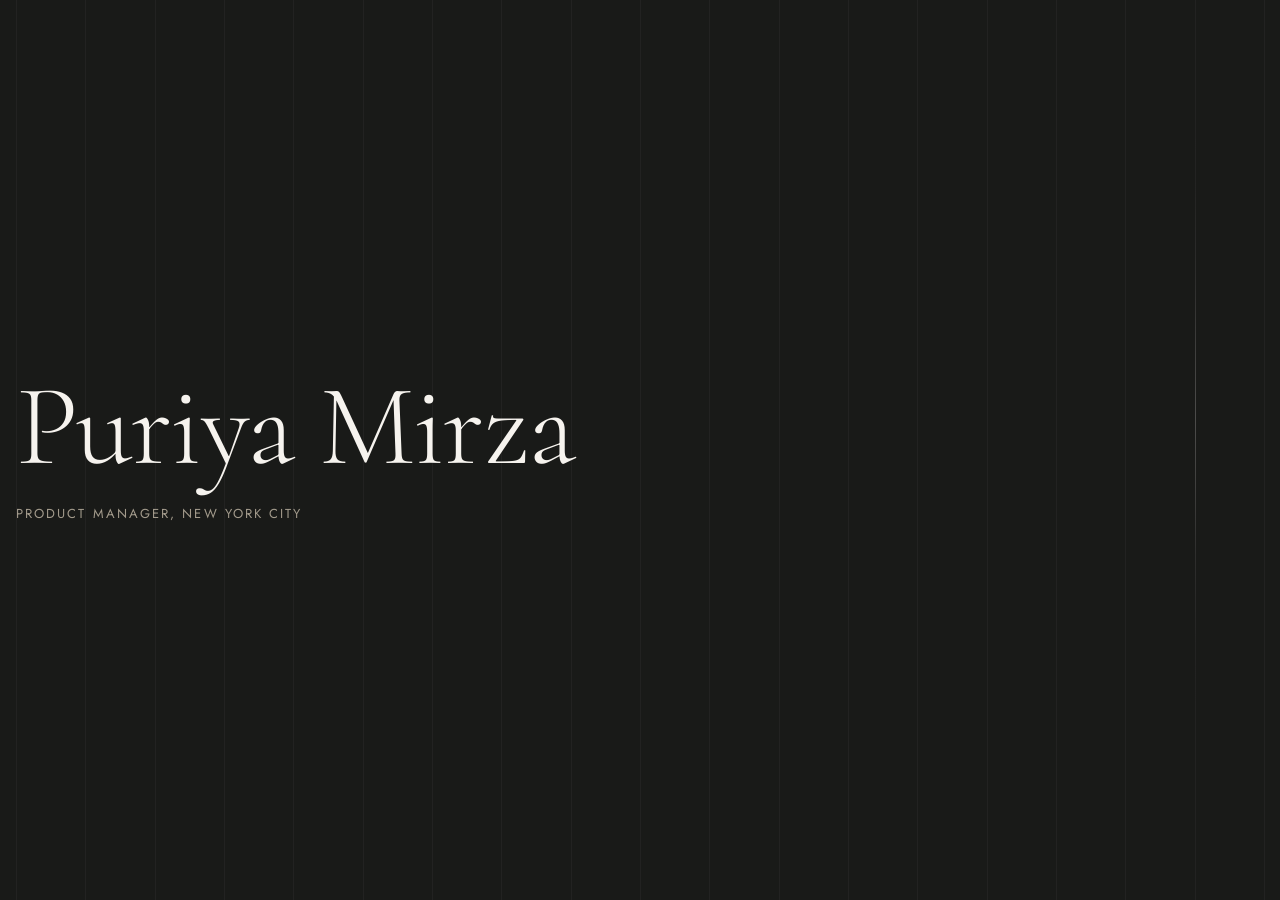
<file: index.html>
<!DOCTYPE html>
<html lang="en">
<head>
<meta charset="UTF-8">
<meta name="viewport" content="width=device-width, initial-scale=1, viewport-fit=cover">
<title>Puriya Mirza</title>
<meta name="description" content="Puriya Mirza, Product Manager, New York City.">
<link rel="preconnect" href="https://fonts.googleapis.com">
<link rel="preconnect" href="https://fonts.gstatic.com" crossorigin>
<link rel="stylesheet" href="https://fonts.googleapis.com/css2?family=Cormorant:wght@300&family=Jost:wght@400&display=swap">
<style>
/* Almanac styling: dark ground, field of hairline columns, one line pulses each second. */
:root {
  --ink: #191a18;
  --paper: #f6f3ee;
  --stone: #a39b8c;
  --line-a: 0.04;   /* resting line opacity */
  --hi: 0.28;       /* pulse peak */
  --lines: 18;
  --display: "Cormorant", "Cormorant Garamond", Georgia, "Times New Roman", serif;
  --body: "Jost", "Futura", "Avenir Next", "Helvetica Neue", Arial, sans-serif;
  color-scheme: dark;
}
@media (max-width: 999px) { :root { --lines: 9; } }
@media (max-width: 599px) { :root { --lines: 6; } }

*, *::before, *::after { box-sizing: border-box; }
html, body { height: 100%; }
body {
  margin: 0;
  background: var(--ink);
  color: var(--paper);
  font-family: var(--body);
  padding-left: max(16px, env(safe-area-inset-left, 0px));
  padding-right: max(16px, env(safe-area-inset-right, 0px));
  overflow-x: hidden;
  -webkit-font-smoothing: antialiased;
}
.frame {
  position: relative; z-index: 1;
  max-width: 1360px; min-height: 100%; margin-inline: auto;
  display: flex; align-items: center;
  padding-block: max(40px, env(safe-area-inset-top, 0px)) max(40px, env(safe-area-inset-bottom, 0px));
}
h1 {
  margin: 0;
  font-family: var(--display); font-weight: 300;
  font-size: clamp(52px, 9vw, 136px);
  line-height: 0.86; letter-spacing: -0.015em;
}
.title {
  margin: 28px 0 0;
  font-size: 13px; letter-spacing: 0.16em; text-transform: uppercase;
  color: var(--stone);
}

/* Background column lines */
.lines { position: fixed; inset: 0; pointer-events: none; z-index: 0; }
.line { position: absolute; top: 0; bottom: 0; width: 1px; background: rgba(246, 243, 238, var(--line-a)); }
.line i {
  position: absolute; left: 0; top: 0; width: 1px; height: 70vh; min-height: 420px;
  opacity: 0; will-change: opacity, transform;
  background: linear-gradient(to bottom,
    rgba(246,243,238,0) 0%,
    rgba(246,243,238,calc(var(--hi) * 0.06)) 14%,
    rgba(246,243,238,calc(var(--hi) * 0.28)) 28%,
    rgba(246,243,238,calc(var(--hi) * 0.72)) 40%,
    rgba(246,243,238,var(--hi)) 50%,
    rgba(246,243,238,calc(var(--hi) * 0.72)) 60%,
    rgba(246,243,238,calc(var(--hi) * 0.28)) 72%,
    rgba(246,243,238,calc(var(--hi) * 0.06)) 86%,
    rgba(246,243,238,0) 100%);
}
</style>
</head>
<body>
<div class="lines" id="lines" aria-hidden="true"></div>
<main class="frame">
  <header>
    <h1>Puriya Mirza</h1>
    <p class="title">Product Manager, New York City</p>
  </header>
</main>

<script>
(() => {
  const root = document.documentElement;
  const layer = document.getElementById('lines');
  const frame = document.querySelector('.frame');
  const reduce = window.matchMedia('(prefers-reduced-motion: reduce)');
  const DUR = 1400, RISE = 0.38;
  let lines = [], raf = 0, bag = [], last = -1;

  const smooth = t => t <= 0 ? 0 : t >= 1 ? 1 : t * t * (3 - 2 * t);   // S-curve

  function build() {
    const n = parseInt(getComputedStyle(root).getPropertyValue('--lines'), 10) || 18;
    const r = frame.getBoundingClientRect();
    layer.innerHTML = ''; lines = []; bag = [];
    for (let c = 0; c <= n; c++) {
      const x = Math.round(r.left + (r.width / n) * c);
      const el = document.createElement('div');
      el.className = 'line'; el.style.left = x + 'px';
      const hi = document.createElement('i');
      el.appendChild(hi); layer.appendChild(el);
      lines.push({ hi, start: -1e9, y: 0 });
    }
  }

  function tick(now) {
    let live = false;
    const h = lines.length ? lines[0].hi.offsetHeight : 0;
    for (const L of lines) {
      const t = (now - L.start) / DUR;
      let v = 0;
      if (t >= 0 && t < 1) { v = t < RISE ? smooth(t / RISE) : 1 - smooth((t - RISE) / (1 - RISE)); live = true; }
      L.hi.style.opacity = v.toFixed(3);
      if (v > 0) L.hi.style.transform = `translateY(${Math.round(L.y - h / 2)}px)`;
    }
    raf = live ? requestAnimationFrame(tick) : 0;
  }

  // One line per second, shuffled so every line gets a turn before any repeats.
  function nextIndex() {
    if (!bag.length) {
      bag = lines.map((_, i) => i);
      for (let i = bag.length - 1; i > 0; i--) { const j = Math.floor(Math.random() * (i + 1)); [bag[i], bag[j]] = [bag[j], bag[i]]; }
      if (bag.length > 1 && bag[bag.length - 1] === last) [bag[0], bag[bag.length - 1]] = [bag[bag.length - 1], bag[0]];
    }
    return bag.pop();
  }
  function beat() {
    if (reduce.matches || document.hidden || !lines.length) return;
    const i = nextIndex(); if (i == null || !lines[i]) return;
    last = i;
    const L = lines[i];
    L.start = performance.now();
    L.y = window.innerHeight * (0.15 + Math.random() * 0.7);
    if (!raf) raf = requestAnimationFrame(tick);
  }

  window.addEventListener('resize', build);
  if (document.fonts && document.fonts.ready) document.fonts.ready.then(build);
  build();
  setInterval(beat, 1000);
})();
</script>
</body>
</html>
</file>
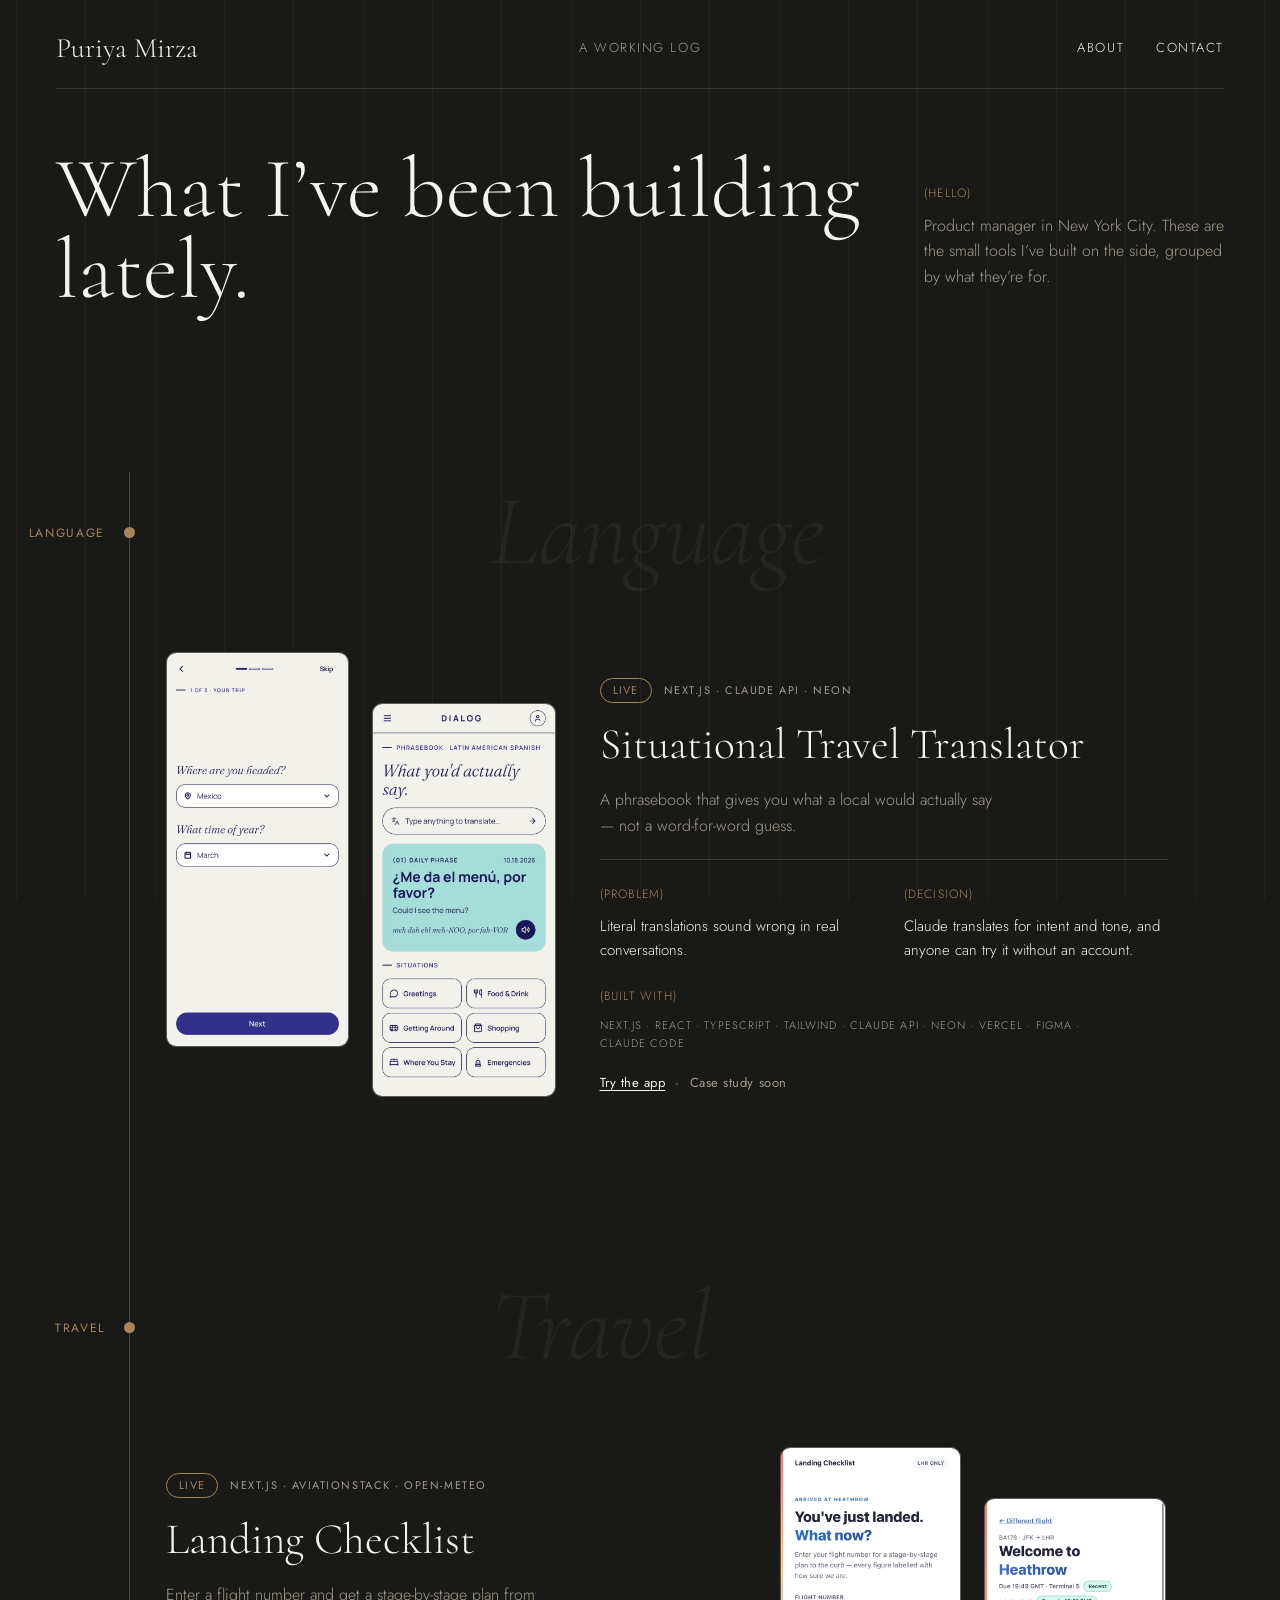
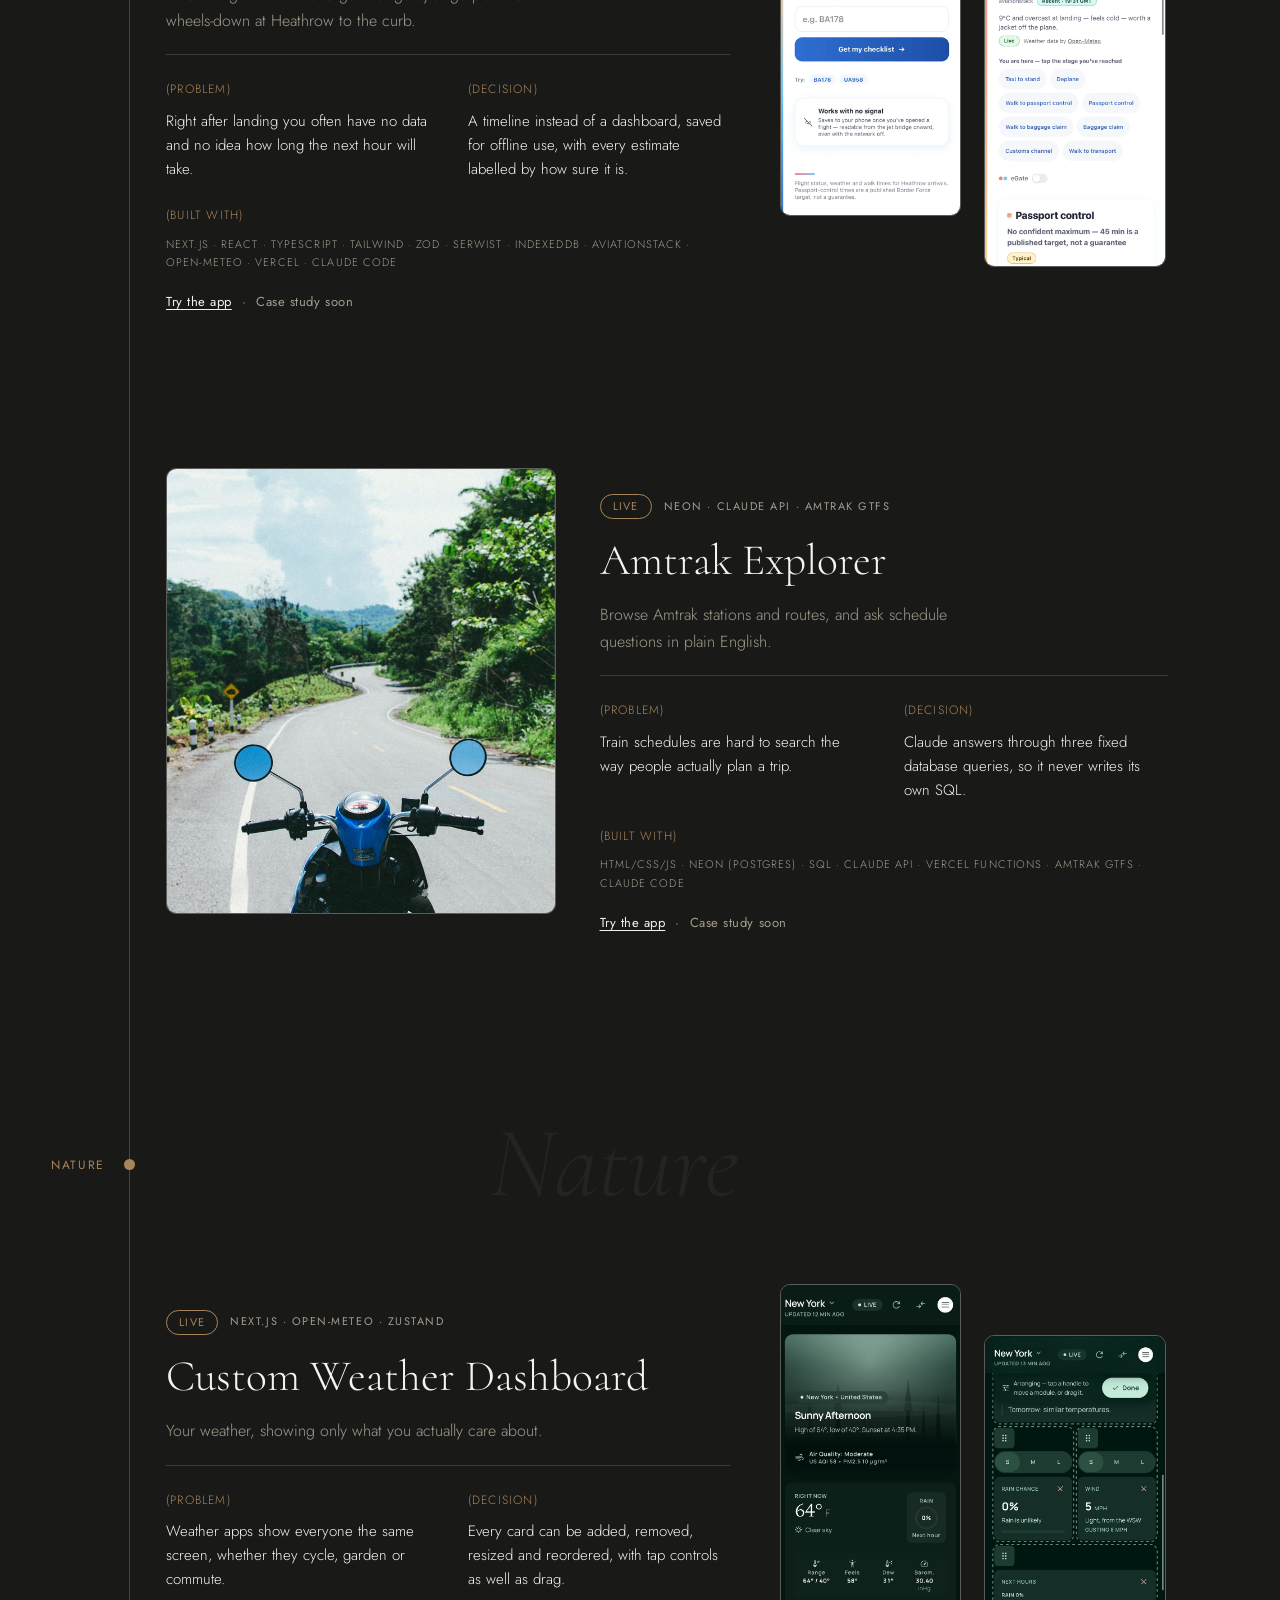
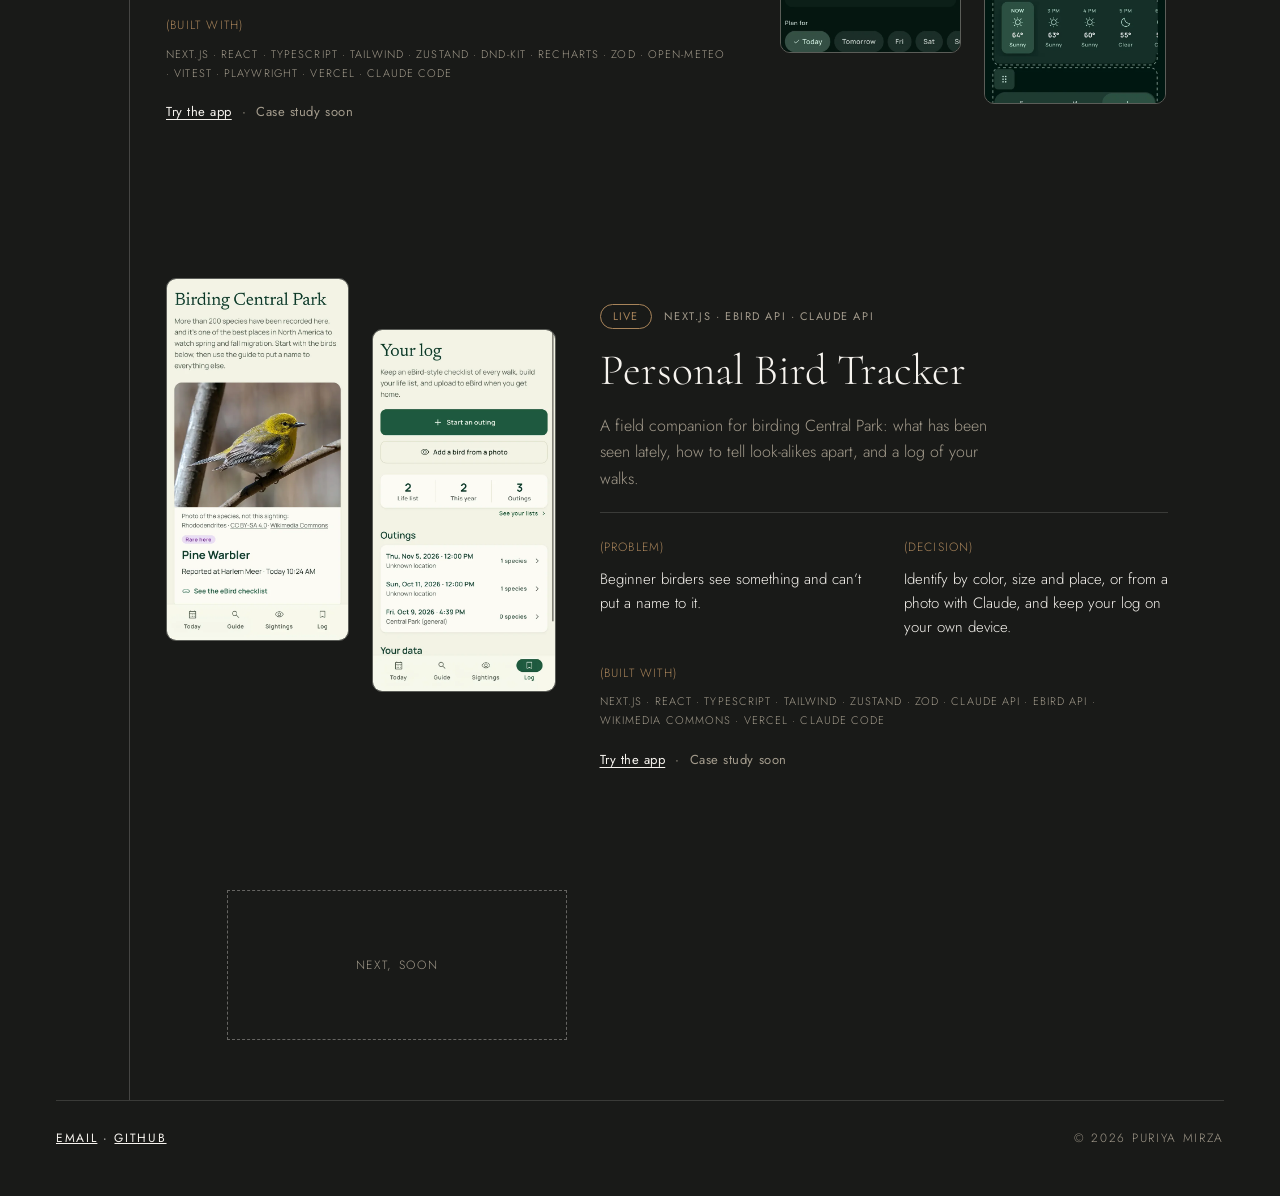
<file: projects/index.html>
<!DOCTYPE html>
<html lang="en">
<head>
<meta charset="UTF-8">
<meta name="robots" content="noindex, nofollow, noarchive">
<meta name="viewport" content="width=device-width, initial-scale=1, viewport-fit=cover">
<title>Puriya Mirza</title>
<meta name="description" content="Puriya Mirza, product manager in New York City. A working log of small tools built on the side.">
<link rel="canonical" href="https://puriyamirza.com/projects">
<link rel="preconnect" href="https://fonts.googleapis.com">
<link rel="preconnect" href="https://fonts.gstatic.com" crossorigin>
<link rel="stylesheet" href="https://fonts.googleapis.com/css2?family=Cormorant:ital,wght@0,300;1,300&family=Jost:wght@300;400&display=swap">
<style>
/* Almanac, topic edition (Figma: "Portfolio Home · G — Almanac + Travel Translator").
   Dark ground, hairline column field with the live site's pulse, projects grouped by topic on a spine. */
:root {
  --ink: #191a18; --paper: #f6f3ee; --stone: #a39b8c; --brass: #a8845a; --frame-line: #5b5d58;
  --line-a: 0.04;   /* resting line opacity (live site) */
  --hi: 0.28;       /* pulse peak (live site) */
  --lines: 18;
  --spine-f: 0.08333;  /* spine on the first column line, as in Figma */
  --display: "Cormorant", "Cormorant Garamond", Georgia, "Times New Roman", serif;
  --body: "Jost", "Futura", "Avenir Next", "Helvetica Neue", Arial, sans-serif;
  color-scheme: dark;
}
@media (max-width: 999px) { :root { --lines: 9; --spine-f: 0; } }
@media (max-width: 599px) { :root { --lines: 6; } }

*, *::before, *::after { box-sizing: border-box; }
html { background: var(--ink); scroll-behavior: smooth; }
@media (prefers-reduced-motion: reduce) { html { scroll-behavior: auto; } }
body {
  margin: 0; background: var(--ink); color: var(--paper);
  font-family: var(--body); font-weight: 300; font-size: 16px; line-height: 1.6;
  padding-inline: max(16px, env(safe-area-inset-left, 0px)) max(16px, env(safe-area-inset-right, 0px));
  overflow-x: hidden; -webkit-font-smoothing: antialiased;
}
.frame { max-width: 1360px; margin-inline: auto; position: relative; z-index: 1; }
a { color: inherit; }
a:focus-visible { outline: 1px solid var(--brass); outline-offset: 4px; }
.cap { font-weight: 400; font-size: 12px; letter-spacing: 0.14em; text-transform: uppercase; }
.hello { color: var(--brass); font-size: 12px; letter-spacing: 0.1em; text-transform: uppercase; }

/* Background column lines (unchanged from the live site) */
.lines { position: fixed; inset: 0; pointer-events: none; z-index: 0; }
.line { position: absolute; top: 0; bottom: 0; width: 1px; background: rgba(246, 243, 238, var(--line-a)); }
.line i {
  position: absolute; left: 0; top: 0; width: 1px; height: 70vh; min-height: 420px;
  opacity: 0; will-change: opacity, transform;
  background: linear-gradient(to bottom,
    rgba(246,243,238,0) 0%, rgba(246,243,238,calc(var(--hi) * 0.06)) 14%,
    rgba(246,243,238,calc(var(--hi) * 0.28)) 28%, rgba(246,243,238,calc(var(--hi) * 0.72)) 40%,
    rgba(246,243,238,var(--hi)) 50%, rgba(246,243,238,calc(var(--hi) * 0.72)) 60%,
    rgba(246,243,238,calc(var(--hi) * 0.28)) 72%, rgba(246,243,238,calc(var(--hi) * 0.06)) 86%,
    rgba(246,243,238,0) 100%);
}

/* Header */
.top { display: grid; grid-template-columns: 1fr auto 1fr; align-items: center; gap: 16px; margin-inline: 40px; padding-block: 34px 26px; border-bottom: 1px solid rgba(246,243,238,0.15); }
.logo { font-family: var(--display); font-weight: 300; font-size: 28px; line-height: 1; text-decoration: none; }
.tag { color: var(--stone); font-weight: 300; font-size: 13px; letter-spacing: 0.12em; }
.nav { justify-self: end; display: flex; gap: 32px; font-weight: 300; font-size: 13px; letter-spacing: 0.12em; }
.nav a { text-decoration: none; }
.nav a:hover { color: var(--brass); }

/* Intro */
.intro { display: flex; justify-content: space-between; gap: 40px; margin-inline: 40px; padding-block: 60px 160px; }
.intro h1 { margin: 0; max-width: 900px; font-family: var(--display); font-weight: 300; font-size: clamp(52px, 6.7vw, 96px); line-height: 0.95; }
.intro .note { flex: 0 0 300px; padding-top: 30px; }
.intro .note p { margin: 8px 0 0; color: var(--stone); }

/* Timeline of topics */
.tl { position: relative; padding-bottom: 60px; --sx: max(113px, calc(100% * var(--spine-f))); }
.tl::before { content: ""; position: absolute; top: 0; bottom: 0; width: 1px; background: rgba(246,243,238,0.2); left: var(--sx); }
.topic { position: relative; padding-top: 0; }
.topic:not(:last-of-type) { padding-bottom: 170px; }   /* gap lives inside the outgoing topic, so its marker stays stuck until the next one arrives */
.ghost { margin: 0 0 0 38%; font-family: var(--display); font-style: italic; font-weight: 300; font-size: 100px; line-height: 1.2; color: var(--paper); opacity: 0.05; user-select: none; }
/* Topic marker: label left of the dot. On desktop it rides up with the page, sticks at mid-screen, and is pushed out by the next topic's marker. */
.marker { position: sticky; top: calc(50vh - 60px); height: 0; z-index: 2; }
.tlabel { position: absolute; top: 52px; right: calc(100% - var(--sx) + 24px); white-space: nowrap; text-align: right; color: var(--brass); }
.dot { position: absolute; top: 55px; left: calc(var(--sx) - 5px); width: 11px; height: 11px; border-radius: 50%; background: var(--brass); }

.entry { display: grid; align-items: start; margin-top: 60px; }
.entry + .entry { margin-top: 155px; }
.shots { display: flex; gap: 23px; align-items: flex-start; }
.shot { margin: 0; flex: 1 1 0; min-width: 0; }
.shot img { display: block; width: 100%; height: auto; border-radius: 10px; border: 1px solid var(--frame-line); }
.shot + .shot { margin-top: 51px; }   /* same size, slight vertical offset */
.shots.single .shot.photo img { aspect-ratio: 425 / 487; object-fit: cover; }

.text { display: grid; gap: 20px; justify-items: start; min-width: 0; }
.meta { display: flex; flex-wrap: wrap; align-items: center; gap: 12px; }
.chip { display: inline-block; padding: 5px 12px; border: 1px solid rgba(246,243,238,0.45); border-radius: 999px; font-size: 11px; letter-spacing: 0.12em; text-transform: uppercase; font-weight: 400; line-height: 1.2; }
.chip.live { border-color: var(--brass); color: var(--brass); }
.meta .stack { color: var(--stone); font-size: 11px; }
.text h3 { margin: 0; font-family: var(--display); font-weight: 300; font-size: clamp(34px, 3.4vw, 48px); line-height: 1; text-wrap: balance; }
.lede { margin: 0; color: var(--stone); font-size: 16px; line-height: 1.65; max-width: 44ch; }
.pd { display: grid; grid-template-columns: 1fr 1fr; gap: 40px; width: 100%; padding-top: 20px; border-top: 1px solid rgba(246,243,238,0.15); }
.pd p, .built p { margin: 8px 0 0; font-size: 15px; }
.built p.cap { color: var(--stone); font-size: 11px; font-weight: 300; letter-spacing: 0.1em; line-height: 1.7; }
.links { display: flex; gap: 10px; align-items: baseline; font-weight: 400; font-size: 13px; letter-spacing: 0.04em; }
.links a { text-underline-offset: 3px; }
.links a:hover { color: var(--brass); }
.links span { color: var(--stone); }

/* Desktop placements, proportional to the 1360px Figma frame */
@media (min-width: 1000px) {
  .entry { grid-template-columns: minmax(150px, 162fr) 425fr 48fr 620fr 105fr; }
  .entry .shots { grid-column: 2; grid-row: 1; }
  .entry .text { grid-column: 4; grid-row: 1; padding-top: 26px; }
  .entry.flip { grid-template-columns: minmax(150px, 152fr) 620fr 55fr 425fr 108fr; }
  .entry.flip .text { grid-column: 2; }
  .entry.flip .shots { grid-column: 4; }
}
/* Narrow: stacked beside the spine */
@media (max-width: 999px) {
  .top, .intro { margin-inline: 0; }
  .intro { flex-direction: column; padding-block: 48px 80px; }
  .intro .note { flex: none; padding-top: 0; max-width: 34ch; }
  .ghost { margin-left: 28px; font-size: clamp(64px, 16vw, 100px); }
  .tl { --sx: 0px; }
  .marker { position: relative; top: auto; height: auto; }
  .tlabel { position: static; display: block; text-align: left; padding-left: 28px; margin-bottom: -8px; }
  .dot { top: 7px; }
  .entry { margin-top: 32px; padding-left: 28px; row-gap: 28px; }
  .entry + .entry { margin-top: 88px; }
  .shots { max-width: 440px; gap: 16px; }
  .shot + .shot { margin-top: 40px; }
}
@media (max-width: 599px) {
  .top { grid-template-columns: 1fr auto; } .tag { display: none; } .nav { gap: 20px; }
  .pd { grid-template-columns: 1fr; gap: 20px; }
}

/* Next slot + footer */
.next { margin: 120px 0 0 calc(100% * var(--spine-f) + 107px); width: 340px; max-width: calc(100% - 28px); height: 150px; display: grid; place-items: center; border: 1px dashed rgba(246,243,238,0.35); color: var(--stone); font-weight: 300; }
@media (max-width: 999px) { .next { margin-left: 28px; } }
.foot { display: flex; flex-wrap: wrap; justify-content: space-between; gap: 12px 24px; margin-inline: 40px; padding-block: 28px 48px; border-top: 1px solid rgba(246,243,238,0.15); }
@media (max-width: 999px) { .foot { margin-inline: 0; } }
.foot .copy { color: var(--stone); font-weight: 300; }
</style>
</head>
<body>

<div class="lines" id="lines" aria-hidden="true"></div>

<div class="frame">
  <header class="top">
    <a class="logo" href="/" id="top">Puriya Mirza</a>
    <span class="cap tag">A working log</span>
    <nav class="nav cap" aria-label="Main"><a href="#about">About</a><a href="#contact">Contact</a></nav>
  </header>

  <section class="intro" id="about">
    <h1>What I’ve been building lately.</h1>
    <div class="note">
      <span class="hello">(Hello)</span>
      <p>Product manager in New York City. These are the small tools I’ve built on the side, grouped by what they’re for.</p>
    </div>
  </section>

  <main class="tl" id="work">
    <section class="topic" aria-labelledby="t-language">
      <div class="marker" aria-hidden="true"><span class="dot"></span><span class="cap tlabel">Language</span></div>
      <h2 class="ghost" id="t-language">Language</h2>
        <article class="entry translator">
          <div class="shots">
            <figure class="shot"><img src="/img/translator-1.webp" width="640" height="1388" loading="lazy" alt="Dialog onboarding: choose where you are headed and what time of year"></figure>
            <figure class="shot"><img src="/img/translator-2.webp" width="640" height="1384" loading="lazy" alt="Dialog home screen: a daily phrase with pronunciation and a grid of travel situations"></figure>
          </div>
          <div class="text">
            <div class="meta"><span class="chip live">Live</span><span class="cap stack">Next.js · Claude&nbsp;API · Neon</span></div>
            <h3>Situational Travel Translator</h3>
            <p class="lede">A phrasebook that gives you what a local would actually say — not a word-for-word guess.</p>
            <div class="pd">
              <div><span class="hello">(Problem)</span><p>Literal translations sound wrong in real conversations.</p></div>
              <div><span class="hello">(Decision)</span><p>Claude translates for intent and tone, and anyone can try it without an account.</p></div>
            </div>
            <div class="built"><span class="hello">(Built with)</span><p class="cap">Next.js · React · TypeScript · Tailwind · Claude&nbsp;API · Neon · Vercel · Figma · Claude&nbsp;Code</p></div>
            <div class="links"><a href="https://travel-translator-phi.vercel.app" target="_blank" rel="noopener">Try the app</a><span>·</span><span class="soon">Case study soon</span></div>
          </div>
        </article>
    </section>
    <section class="topic" aria-labelledby="t-travel">
      <div class="marker" aria-hidden="true"><span class="dot"></span><span class="cap tlabel">Travel</span></div>
      <h2 class="ghost" id="t-travel">Travel</h2>
        <article class="entry landing flip">
          <div class="shots">
            <figure class="shot"><img src="/img/landing-1.webp" width="640" height="1309" loading="lazy" alt="Landing Checklist start screen: enter a flight number to get a plan to the curb"></figure>
            <figure class="shot"><img src="/img/landing-2.webp" width="640" height="1309" loading="lazy" alt="Landing Checklist for flight BA178: arrival weather and the stages from taxi to transport"></figure>
          </div>
          <div class="text">
            <div class="meta"><span class="chip live">Live</span><span class="cap stack">Next.js · Aviationstack · Open-Meteo</span></div>
            <h3>Landing Checklist</h3>
            <p class="lede">Enter a flight number and get a stage-by-stage plan from wheels-down at Heathrow to the curb.</p>
            <div class="pd">
              <div><span class="hello">(Problem)</span><p>Right after landing you often have no data and no idea how long the next hour will take.</p></div>
              <div><span class="hello">(Decision)</span><p>A timeline instead of a dashboard, saved for offline use, with every estimate labelled by how sure it is.</p></div>
            </div>
            <div class="built"><span class="hello">(Built with)</span><p class="cap">Next.js · React · TypeScript · Tailwind · Zod · Serwist · IndexedDB · Aviationstack · Open‑Meteo · Vercel · Claude&nbsp;Code</p></div>
            <div class="links"><a href="https://landing-checklist.vercel.app" target="_blank" rel="noopener">Try the app</a><span>·</span><span class="soon">Case study soon</span></div>
          </div>
        </article>
        <article class="entry amtrak">
          <div class="shots single"><figure class="shot photo"><img src="/img/scooter-road.jpg" loading="lazy" alt="View from a scooter's handlebars down a winding road through green hills"></figure></div>
          <div class="text">
            <div class="meta"><span class="chip live">Live</span><span class="cap stack">Neon · Claude&nbsp;API · Amtrak&nbsp;GTFS</span></div>
            <h3>Amtrak Explorer</h3>
            <p class="lede">Browse Amtrak stations and routes, and ask schedule questions in plain English.</p>
            <div class="pd">
              <div><span class="hello">(Problem)</span><p>Train schedules are hard to search the way people actually plan a trip.</p></div>
              <div><span class="hello">(Decision)</span><p>Claude answers through three fixed database queries, so it never writes its own SQL.</p></div>
            </div>
            <div class="built"><span class="hello">(Built with)</span><p class="cap">HTML/CSS/JS · Neon&nbsp;(Postgres) · SQL · Claude&nbsp;API · Vercel&nbsp;Functions · Amtrak&nbsp;GTFS · Claude&nbsp;Code</p></div>
            <div class="links"><a href="https://amtrak-explorer.vercel.app" target="_blank" rel="noopener">Try the app</a><span>·</span><span class="soon">Case study soon</span></div>
          </div>
        </article>
    </section>
    <section class="topic" aria-labelledby="t-nature">
      <div class="marker" aria-hidden="true"><span class="dot"></span><span class="cap tlabel">Nature</span></div>
      <h2 class="ghost" id="t-nature">Nature</h2>
        <article class="entry weather flip">
          <div class="shots">
            <figure class="shot"><img src="/img/weather-1.webp" width="640" height="1309" loading="lazy" alt="Weather Dashboard: New York forecast card, current temperature and conditions"></figure>
            <figure class="shot"><img src="/img/weather-2.webp" width="640" height="1309" loading="lazy" alt="Weather Dashboard in arrange mode, with resizable rain, wind and hourly modules"></figure>
          </div>
          <div class="text">
            <div class="meta"><span class="chip live">Live</span><span class="cap stack">Next.js · Open-Meteo · Zustand</span></div>
            <h3>Custom Weather Dashboard</h3>
            <p class="lede">Your weather, showing only what you actually care about.</p>
            <div class="pd">
              <div><span class="hello">(Problem)</span><p>Weather apps show everyone the same screen, whether they cycle, garden or commute.</p></div>
              <div><span class="hello">(Decision)</span><p>Every card can be added, removed, resized and reordered, with tap controls as well as drag.</p></div>
            </div>
            <div class="built"><span class="hello">(Built with)</span><p class="cap">Next.js · React · TypeScript · Tailwind · Zustand · dnd‑kit · Recharts · Zod · Open‑Meteo · Vitest · Playwright · Vercel · Claude&nbsp;Code</p></div>
            <div class="links"><a href="https://weather-dashboard-one-neon.vercel.app" target="_blank" rel="noopener">Try the app</a><span>·</span><span class="soon">Case study soon</span></div>
          </div>
        </article>
        <article class="entry bird">
          <div class="shots">
            <figure class="shot"><img src="/img/bird-1.webp" width="640" height="1275" loading="lazy" alt="Bird Tracker: a Pine Warbler sighting reported at Harlem Meer in Central Park"></figure>
            <figure class="shot"><img src="/img/bird-2.webp" width="640" height="1275" loading="lazy" alt="Bird Tracker log: life list totals and recent outings"></figure>
          </div>
          <div class="text">
            <div class="meta"><span class="chip live">Live</span><span class="cap stack">Next.js · eBird&nbsp;API · Claude&nbsp;API</span></div>
            <h3>Personal Bird Tracker</h3>
            <p class="lede">A field companion for birding Central Park: what has been seen lately, how to tell look-alikes apart, and a log of your walks.</p>
            <div class="pd">
              <div><span class="hello">(Problem)</span><p>Beginner birders see something and can’t put a name to it.</p></div>
              <div><span class="hello">(Decision)</span><p>Identify by color, size and place, or from a photo with Claude, and keep your log on your own device.</p></div>
            </div>
            <div class="built"><span class="hello">(Built with)</span><p class="cap">Next.js · React · TypeScript · Tailwind · Zustand · Zod · Claude&nbsp;API · eBird&nbsp;API · Wikimedia&nbsp;Commons · Vercel · Claude&nbsp;Code</p></div>
            <div class="links"><a href="https://nyc-bird-tracker.vercel.app" target="_blank" rel="noopener">Try the app</a><span>·</span><span class="soon">Case study soon</span></div>
          </div>
        </article>
    </section>
    <div class="next cap">Next, soon</div>
  </main>

  <footer class="foot cap" id="contact">
    <span><a href="mailto:contact@puriyamirza.com">Email</a> · <a href="https://github.com/PuriyaMirza" target="_blank" rel="noopener">GitHub</a></span>
    <span class="copy">© 2026 Puriya Mirza</span>
  </footer>
</div>

<script>
(() => {
  const root = document.documentElement;
  const layer = document.getElementById('lines');
  const frame = document.querySelector('.frame');
  const reduce = window.matchMedia('(prefers-reduced-motion: reduce)');
  const DUR = 1400, RISE = 0.38;
  let lines = [], raf = 0, bag = [], last = -1;

  const smooth = t => t <= 0 ? 0 : t >= 1 ? 1 : t * t * (3 - 2 * t);   // S-curve

  function build() {
    const n = parseInt(getComputedStyle(root).getPropertyValue('--lines'), 10) || 18;
    const r = frame.getBoundingClientRect();
    layer.innerHTML = ''; lines = []; bag = [];
    for (let c = 0; c <= n; c++) {
      const x = Math.round(r.left + (r.width / n) * c);
      const el = document.createElement('div');
      el.className = 'line'; el.style.left = x + 'px';
      const hi = document.createElement('i');
      el.appendChild(hi); layer.appendChild(el);
      lines.push({ hi, start: -1e9, y: 0 });
    }
  }

  function tick(now) {
    let live = false;
    const h = lines.length ? lines[0].hi.offsetHeight : 0;
    for (const L of lines) {
      const t = (now - L.start) / DUR;
      let v = 0;
      if (t >= 0 && t < 1) { v = t < RISE ? smooth(t / RISE) : 1 - smooth((t - RISE) / (1 - RISE)); live = true; }
      L.hi.style.opacity = v.toFixed(3);
      if (v > 0) L.hi.style.transform = `translateY(${Math.round(L.y - h / 2)}px)`;
    }
    raf = live ? requestAnimationFrame(tick) : 0;
  }

  // One line per second, shuffled so every line gets a turn before any repeats.
  function nextIndex() {
    if (!bag.length) {
      bag = lines.map((_, i) => i);
      for (let i = bag.length - 1; i > 0; i--) { const j = Math.floor(Math.random() * (i + 1)); [bag[i], bag[j]] = [bag[j], bag[i]]; }
      if (bag.length > 1 && bag[bag.length - 1] === last) [bag[0], bag[bag.length - 1]] = [bag[bag.length - 1], bag[0]];
    }
    return bag.pop();
  }
  function beat() {
    if (reduce.matches || document.hidden || !lines.length) return;
    const i = nextIndex(); if (i == null || !lines[i]) return;
    last = i;
    const L = lines[i];
    L.start = performance.now();
    L.y = window.innerHeight * (0.15 + Math.random() * 0.7);
    if (!raf) raf = requestAnimationFrame(tick);
  }

  window.addEventListener('resize', build);
  if (document.fonts && document.fonts.ready) document.fonts.ready.then(build);
  build();
  setInterval(beat, 1000);
})();
</script>
</body>
</html>
</file>
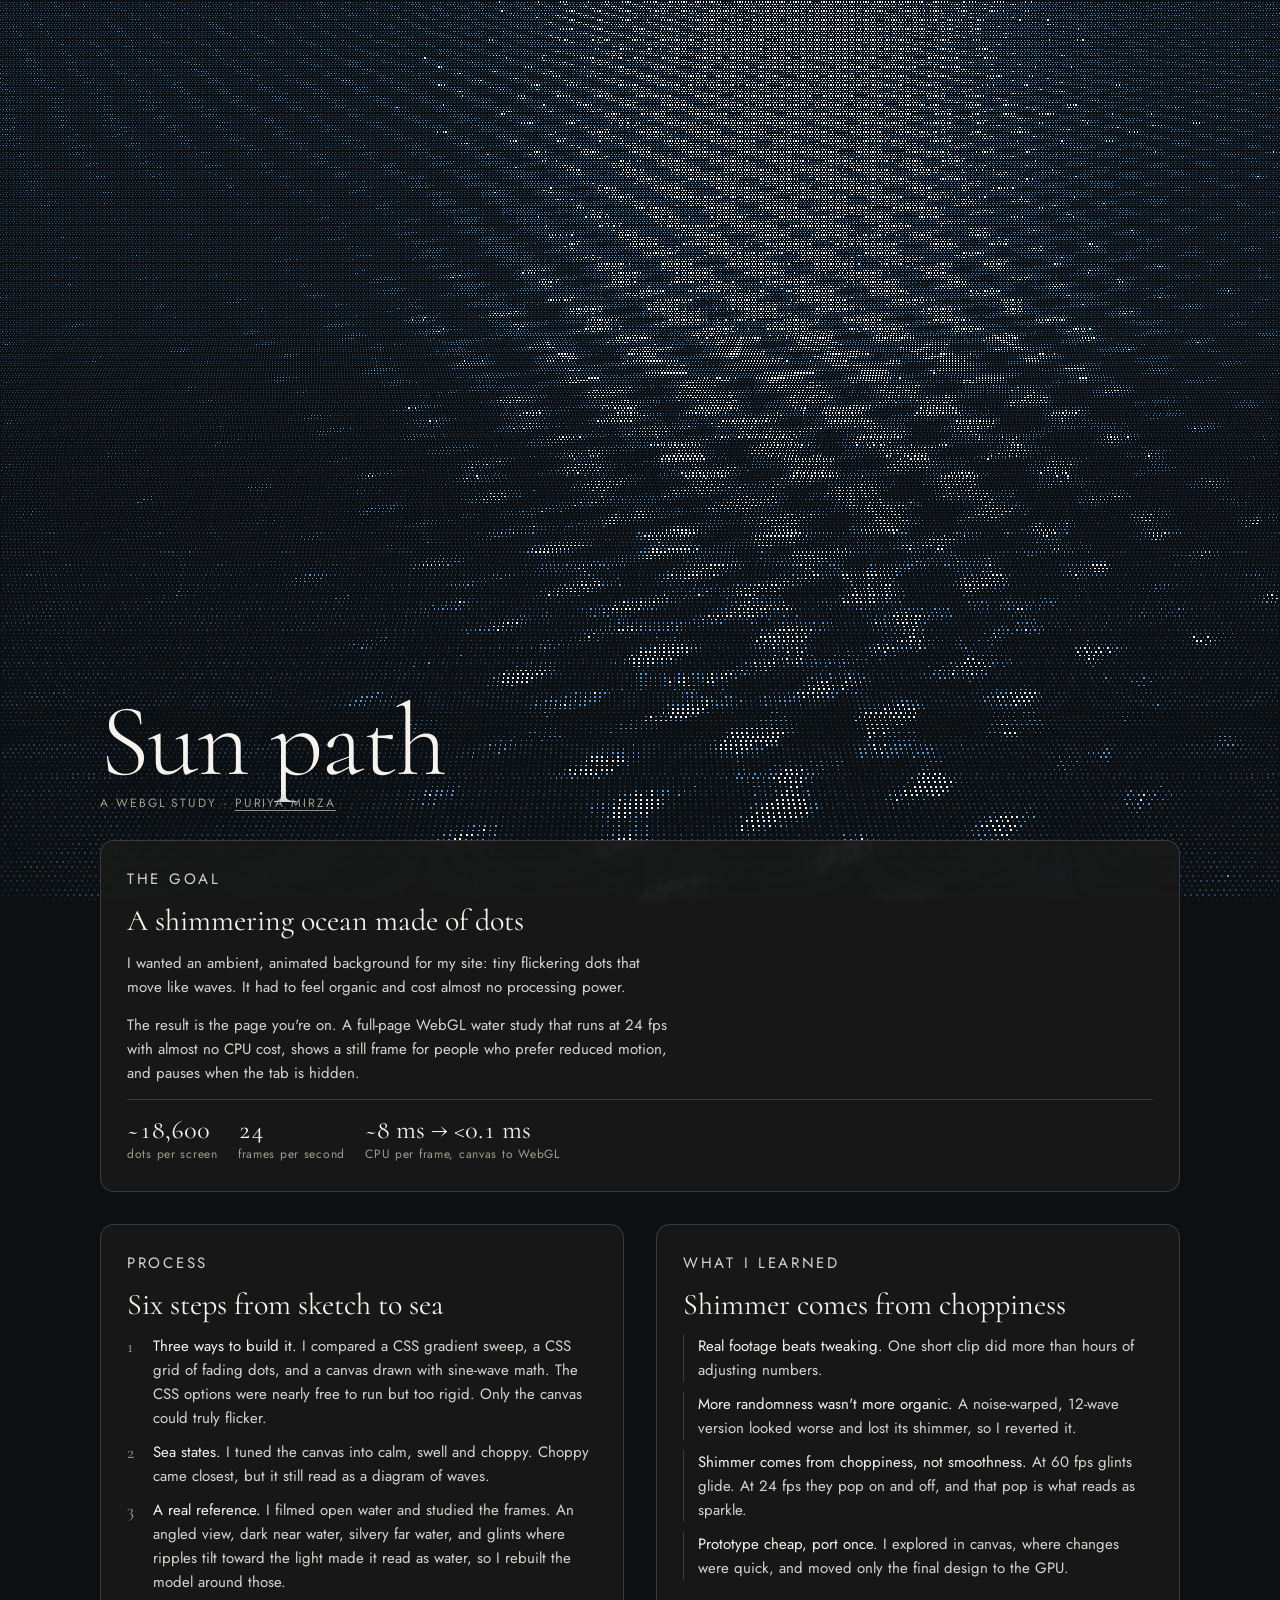
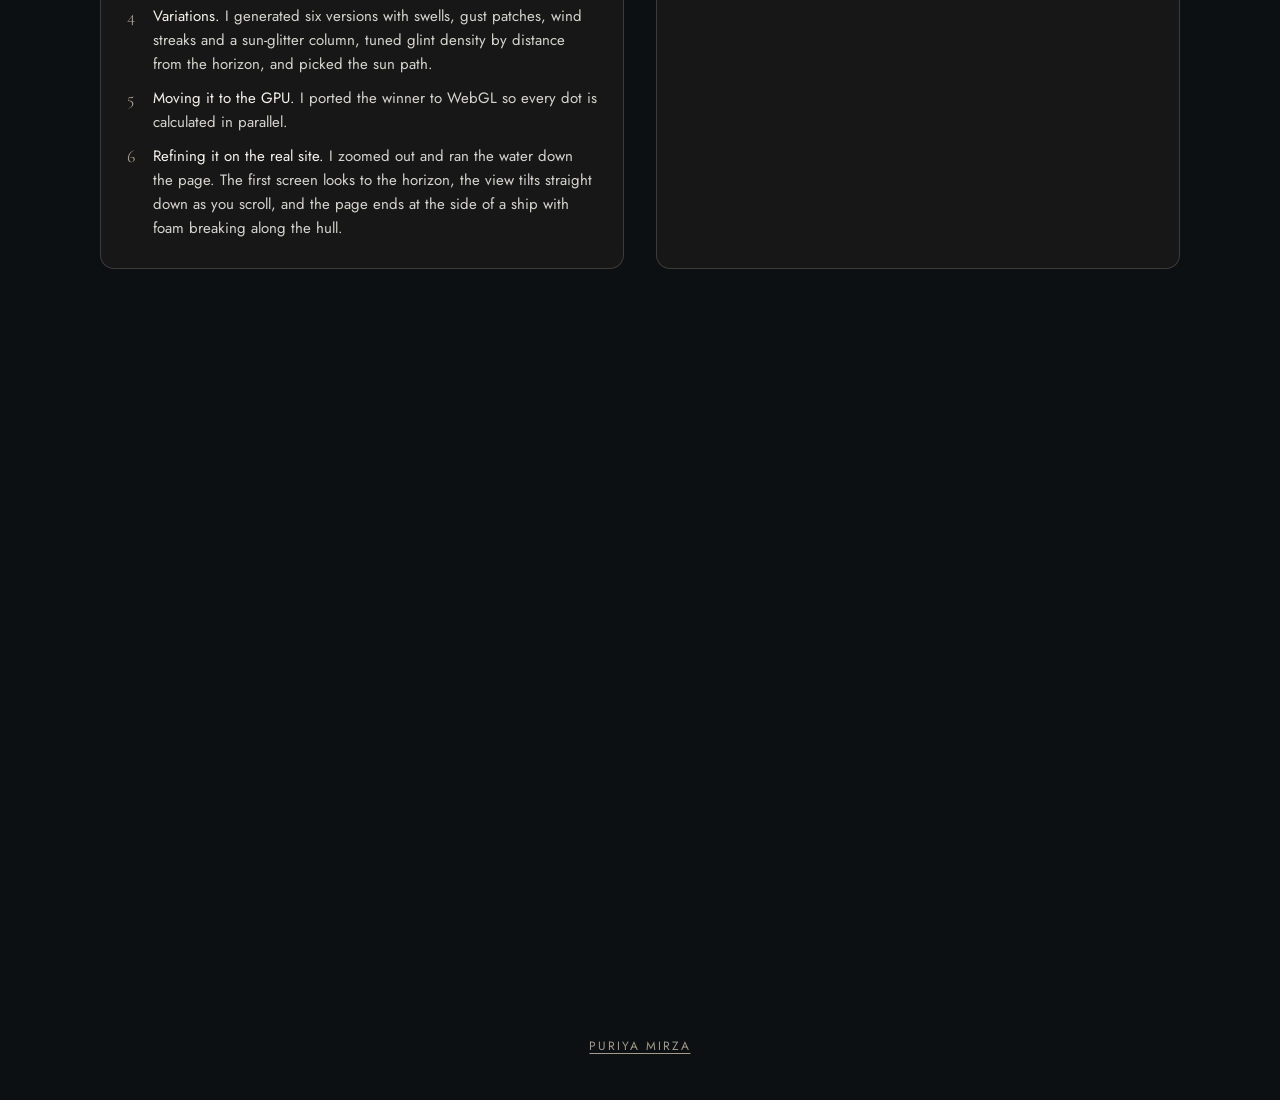
<file: explorations/sun-water/index.html>
<!DOCTYPE html>
<html lang="en">
<head>
<meta charset="UTF-8">
<meta name="viewport" content="width=device-width, initial-scale=1, viewport-fit=cover">
<title>Sun Path · Puriya Mirza</title>
<meta name="description" content="Sun path: wind ripples on open water, drawn in dots with WebGL.">
<link rel="preconnect" href="https://fonts.googleapis.com">
<link rel="preconnect" href="https://fonts.gstatic.com" crossorigin>
<link rel="stylesheet" href="https://fonts.googleapis.com/css2?family=Cormorant:wght@300;400&family=Jost:wght@400&display=swap">
<style>
/* WebGL water study with its case study. Homepage palette and fonts; cards are 80% ink over the water. */
:root {
  --water: #0d1013;
  --ink-80: rgba(25, 26, 24, 0.8);   /* homepage --ink at 80% */
  --paper: #f6f3ee;
  --stone: #a39b8c;
  --rule: rgba(163, 155, 140, 0.28);
  --display: "Cormorant", "Cormorant Garamond", Georgia, "Times New Roman", serif;
  --body: "Jost", "Futura", "Avenir Next", "Helvetica Neue", Arial, sans-serif;
  color-scheme: dark;
}
*, *::before, *::after { box-sizing: border-box; }
html, body { min-height: 100%; }
body {
  margin: 0;
  background: var(--water);
  color: var(--paper);
  font-family: var(--body);
  -webkit-font-smoothing: antialiased;
}
canvas { position: fixed; inset: 0; width: 100%; height: 100%; display: block; }
/* The scrollable length of water. The canvas stays fixed and redraws at the scroll position;
   the page ends at a ship's hull, drawn by the script, with the footer on its deck. */
.ocean { position: relative; min-height: 300vh; }
.page {
  max-width: 1120px;
  margin: 0 auto;
  padding-left: max(20px, env(safe-area-inset-left, 0px));
  padding-right: max(20px, env(safe-area-inset-right, 0px));
  padding-block: 0 calc(max(96px, 12vh) + 70vh);   /* leave open water and the hull below the cards */
}
/* Title block ends where the cards begin: ~150px above the bottom of the first screen, then 10% lower */
.hero {
  min-height: calc(110svh - 150px);
  display: flex;
  flex-direction: column;
  justify-content: flex-end;
  gap: 8px;
  padding-bottom: 28px;
  text-shadow: 0 0 14px var(--water);
}
h1 {
  margin: 0;
  font-family: var(--display);
  font-weight: 300;
  font-size: clamp(48px, 8vw, 104px);
  line-height: 0.88;
  letter-spacing: -0.015em;
}
.byline, .deck {
  margin: 0;
  font-size: 12px;
  letter-spacing: 0.16em;
  text-transform: uppercase;
  color: var(--stone);
}
.byline a, .deck a { color: inherit; text-underline-offset: 3px; }
.byline a:hover, .deck a:hover, a:focus-visible { color: var(--paper); }
a:focus-visible { outline: 1px solid var(--paper); outline-offset: 3px; }
.cards {
  display: grid;
  grid-template-columns: repeat(2, minmax(0, 1fr));
  gap: 32px;
}
.card {
  min-width: 0;
  background: var(--ink-80);
  border: 1px solid var(--rule);
  border-radius: 14px;
  padding: 26px 26px 28px;
  display: grid;
  align-content: start;
  gap: 14px;
  -webkit-backdrop-filter: blur(2px);
  backdrop-filter: blur(2px);
}
.card-wide { grid-column: 1 / -1; }
@media (max-width: 720px) { .cards { grid-template-columns: 1fr; } }
.card strong { font-weight: 400; color: var(--paper); }
.eyebrow { margin: 0; font-size: 11px; letter-spacing: 0.18em; text-transform: uppercase; color: var(--stone); }
.card h2 {
  margin: 0;
  font-family: var(--display);
  font-weight: 400;
  font-size: 30px;
  line-height: 1.05;
  text-wrap: balance;
}
.card p, .card li { font-size: 15px; line-height: 1.6; color: rgba(246, 243, 238, 0.86); }
.card p { margin: 0; max-width: 60ch; }
.card ol, .card ul { margin: 0; padding: 0; list-style: none; display: grid; gap: 10px; }
.card ol { counter-reset: step; }
.card ol li { counter-increment: step; display: grid; grid-template-columns: 26px 1fr; }
.card ol li::before { content: counter(step); font-family: var(--display); font-size: 18px; color: var(--stone); line-height: 1.4; }
.card ul li { padding-left: 14px; border-left: 1px solid var(--rule); }
.figure {
  display: flex; gap: 20px; flex-wrap: wrap;
  padding-top: 14px; border-top: 1px solid var(--rule);
  font-size: 12px; letter-spacing: 0.06em; color: var(--stone);
  font-variant-numeric: tabular-nums;
}
.figure b { display: block; font-family: var(--display); font-weight: 400; font-size: 26px; letter-spacing: 0; color: var(--paper); }
/* Footer sits on the ship's deck, below the hull line */
[hidden] { display: none !important; }
.tuner {
  position: fixed; z-index: 5;
  top: max(12px, env(safe-area-inset-top, 0px));
  right: max(12px, env(safe-area-inset-right, 0px));
  display: grid; gap: 6px;
  padding: 10px 14px; border-radius: 16px;
  background: var(--ink-80); border: 1px solid var(--rule);
  font-size: 11px; letter-spacing: 0.14em; text-transform: uppercase; color: var(--stone);
}
.tune-row { display: grid; grid-template-columns: 8.5em 1fr 2.5em; align-items: center; gap: 10px; }
.tuner input { width: min(40vw, 180px); accent-color: var(--paper); }
.tuner output { min-width: 2.5em; text-align: right; color: var(--paper); font-variant-numeric: tabular-nums; letter-spacing: 0; }
.deck {
  position: absolute;
  left: 0; right: 0; bottom: 0;
  height: max(96px, 12vh);
  display: flex; align-items: center; justify-content: center;
  padding-bottom: env(safe-area-inset-bottom, 0px);
}
</style>
</head>
<body>
<canvas id="water" aria-label="Wind ripples on open water, with a column of sun glitter, drawn in tiny dots"></canvas>
<div class="ocean" id="ocean">
  <main class="page">
    <header class="hero">
      <h1>Sun path</h1>
      <p class="byline" id="note">A WebGL study · <a href="/">Puriya Mirza</a></p>
    </header>
    <section class="cards" aria-label="Case study">
      <article class="card card-wide">
        <p class="eyebrow">The goal</p>
        <h2>A shimmering ocean made of dots</h2>
        <p>I wanted an ambient, animated background for my site: tiny flickering dots that move like waves. It had to feel organic and cost almost no processing power.</p>
        <p>The result is the page you're on. A full-page WebGL water study that runs at 24 fps with almost no CPU cost, shows a still frame for people who prefer reduced motion, and pauses when the tab is hidden.</p>
        <div class="figure">
          <span><b>~18,600</b>dots per screen</span>
          <span><b>24</b>frames per second</span>
          <span><b>~8 ms → &lt;0.1 ms</b>CPU per frame, canvas to WebGL</span>
        </div>
      </article>
      <article class="card">
        <p class="eyebrow">Process</p>
        <h2>Six steps from sketch to sea</h2>
        <ol>
          <li><span><strong>Three ways to build it.</strong> I compared a CSS gradient sweep, a CSS grid of fading dots, and a canvas drawn with sine-wave math. The CSS options were nearly free to run but too rigid. Only the canvas could truly flicker.</span></li>
          <li><span><strong>Sea states.</strong> I tuned the canvas into calm, swell and choppy. Choppy came closest, but it still read as a diagram of waves.</span></li>
          <li><span><strong>A real reference.</strong> I filmed open water and studied the frames. An angled view, dark near water, silvery far water, and glints where ripples tilt toward the light made it read as water, so I rebuilt the model around those.</span></li>
          <li><span><strong>Variations.</strong> I generated six versions with swells, gust patches, wind streaks and a sun-glitter column, tuned glint density by distance from the horizon, and picked the sun path.</span></li>
          <li><span><strong>Moving it to the GPU.</strong> I ported the winner to WebGL so every dot is calculated in parallel.</span></li>
          <li><span><strong>Refining it on the real site.</strong> I zoomed out and ran the water down the page. The first screen looks to the horizon, the view tilts straight down as you scroll, and the page ends at the side of a ship with foam breaking along the hull.</span></li>
        </ol>
      </article>
      <article class="card">
        <p class="eyebrow">What I learned</p>
        <h2>Shimmer comes from choppiness</h2>
        <ul>
          <li><strong>Real footage beats tweaking.</strong> One short clip did more than hours of adjusting numbers.</li>
          <li><strong>More randomness wasn't more organic.</strong> A noise-warped, 12-wave version looked worse and lost its shimmer, so I reverted it.</li>
          <li><strong>Shimmer comes from choppiness, not smoothness.</strong> At 60 fps glints glide. At 24 fps they pop on and off, and that pop is what reads as sparkle.</li>
          <li><strong>Prototype cheap, port once.</strong> I explored in canvas, where changes were quick, and moved only the final design to the GPU.</li>
        </ul>
      </article>
    </section>
  </main>
  <p class="deck"><a href="/">Puriya Mirza</a></p>
</div>
<!-- Tuning panel: hidden by default; add ?tune to the URL to show it again -->
<div class="tuner" id="tuner" hidden>
  <div class="tune-row">
    <label for="brk">Line spacing</label>
    <input type="range" id="brk" min="0" max="100" step="1" value="42">
    <output id="brkOut" for="brk">42</output>
  </div>
  <div class="tune-row">
    <label for="rand">Sparkle</label>
    <input type="range" id="rand" min="0" max="100" step="1" value="10">
    <output id="randOut" for="rand">10</output>
  </div>
</div>

<script>
(() => {
  // ---------- settings ----------
  // Frame cap. Lower = each frame jumps further, so glints pop on and off and read as shimmer.
  // Try others with ?fps=12, ?fps=18, ?fps=30 in the address bar.
  const fpsParam = Number(new URLSearchParams(location.search).get('fps'));
  const FPS = fpsParam >= 6 && fpsParam <= 60 ? fpsParam : 24;
  const COLORS = { water: '#5ab0ff', glint: '#e8f4ff' };
  const NEAR_GAP = 6, MIN_GAP = 2.8, NEAR_DOT = 1.7, MIN_DOT = 1;   // dot spacing/size in CSS px
  const ZOOM = 1.6;   // >1 zooms out: more, smaller ripples on screen
  // The study was tuned on a 260px-tall stage; world scale follows screen height so it looks the same at any size.
  const REF_SPAN = 307, REF_HALF_W = 440;
  const BREEZE = [[0.15, 38, 0.10, 1], [-0.45, 52, 0.11, 0.75], [0.75, 30, 0.08, 0.55],
                  [-1.0, 71, 0.12, 0.4], [0.35, 96, 0.13, 0.3]];
  const P = {
    // [direction rad, wavenumber, speed, amplitude], rotated and scaled for this variant
    waves: BREEZE.map(([d, k, c, a]) => [d - 0.3, k * 1.15, c, a]),
    gust: { k: 0.7, w: 0.25, depth: 0.5 },
    glint: 0.95, contrast: 0.3, light: [0.3, 0.95],
    glitter: { x: 0.62, w: 0.16, boost: 0.8 }   // sun column: x across screen (0–1), width, strength
  };

  // ---------- shaders: one GPU thread per dot ----------
  const VS = `
    precision highp float;
    attribute vec2 a_pos;   // CSS px
    attribute vec4 a_data;  // world X, world Z, distance (0 near, 1 far), glitter weight
    attribute vec2 a_misc;  // dot size, random seed
    attribute float a_hull; // distance to the bow's hull in px, or -1 when far from it
    uniform vec2 u_res;
    uniform float u_flow;   // how far the water has streamed past the bow
    uniform float u_rand;   // shimmer randomness, 0 = original look
    uniform float u_break;  // crest breakup, 0 = straight crests
    uniform float u_bph;    // slow drift of the breakup pattern
    uniform float u_dpr;
    uniform float u_frame;
    uniform float u_scroll; // page scroll, CSS px
    uniform vec4 u_wave[6]; // kx, kz, phase
    uniform vec2 u_amp[6];
    uniform vec3 u_gust;    // k, depth, x-stretch
    uniform vec2 u_gph;
    uniform vec2 u_light;
    uniform vec2 u_tune;    // glint threshold, contrast
    uniform vec3 u_on;
    uniform vec3 u_foam;
    varying vec4 v_col;
    float hash(vec2 p) { return fract(sin(dot(p, vec2(12.9898, 78.233))) * 43758.5453); }
    float vnoise(vec2 p) {
      vec2 i = floor(p), q = fract(p);
      vec2 s = q * q * (3.0 - 2.0 * q);
      return mix(mix(hash(i), hash(i + vec2(1.0, 0.0)), s.x),
                 mix(hash(i + vec2(0.0, 1.0)), hash(i + vec2(1.0, 1.0)), s.x), s.y);
    }
    // Foam where the water runs along the ship's side: a churning white band hugging the hull,
    // plus a broken, rolling second crest further out. Streaks stretch along the hull and
    // stream sideways as the ship moves.
    float bowFoam(float d) {
      if (d < 0.0) return 0.0;
      vec2 p = vec2(a_pos.x * 0.022 + u_flow, a_pos.y * 0.06);
      float n = vnoise(p) * 0.6 + vnoise(p * 2.3 + 4.1) * 0.4;
      float hug = exp(-d / 40.0);
      float roll = 18.0 * sin(a_pos.x * 0.012 + u_flow * 0.55);   // crest line rises and falls as it travels
      float crest = exp(-pow((d - 78.0 - roll) / 22.0, 2.0)) * 0.75;
      float spray = exp(-d / 120.0) * 0.25;
      return clamp(hug * (0.55 + 0.7 * n) + (crest + spray) * smoothstep(0.45, 0.8, n), 0.0, 1.0);
    }
    void main() {
      float x = a_data.x, z = a_data.y, f = a_data.z, glt = a_data.w;
      // Uneven curvature: bend the whole ripple field with slow noise so crests curve by
      // different amounts from place to place.
      vec2 wp = vec2(x, z);
      vec2 bend = vec2(vnoise(wp * 1.1 + 3.7 + u_bph), vnoise(wp * 1.1 - 6.1 - u_bph)) - 0.5;
      const float CURVE = 0.17;   // curvature fixed at the slider's old 17 setting
      vec2 bp = wp + bend * 0.35 * CURVE;
      float gx = 0.0, gz = 0.0;
      for (int j = 0; j < 6; j++) {
        // fine ripples fade out near the horizon, where they'd be smaller than the dot spacing and alias into a grid
        float fd = 1.0 - smoothstep(0.35, 0.85, f) * u_wave[j].w;
        float fj = float(j);
        // Crest breakup: each ripple layer gets its own slow, patchy phase shift, so long straight
        // crests (which perspective turns into radiating stripes) wobble and split into segments.
        float jit = (vnoise(bp * 2.4 + fj * 13.1 + u_bph) - 0.5) * 5.0 * CURVE;
        // Uneven spacing (the slider): a phase field that varies only along this layer's direction
        // of travel, so crests squeeze together or spread apart without bending.
        float along = dot(bp, normalize(u_wave[j].xy));
        float gapv = (vnoise(vec2(along * 0.6 - u_bph * 0.6, fj * 5.3)) - 0.5) * 30.0 * u_break;
        // Open gaps: each layer fades out in drifting patches, leaving wider calm spaces between crests.
        float keep = mix(1.0, smoothstep(0.25, 0.6, vnoise(bp * 1.3 + fj * 9.1 + u_bph * 0.7)), 0.85 * u_break);
        float c = cos(u_wave[j].x * bp.x + u_wave[j].y * bp.y - u_wave[j].z + jit + gapv) * fd * keep;
        gx += u_amp[j].x * c;
        gz += u_amp[j].y * c;
      }
      float k = u_gust.x, sx = u_gust.z;
      float g = sin(x * k * sx + z * k * 0.7 - u_gph.x) *
                sin(x * k * 0.6 * sx - z * k * 1.3 + u_gph.y + 2.0);
      float env = 1.0 - u_gust.y + u_gust.y * 0.5 * (1.0 + g);
      float v = (gx * u_light.x + gz * u_light.y) * env * 2.4;
      float r1 = hash(vec2(a_misc.y, u_frame));
      float r2 = hash(vec2(a_misc.y + 7.13, u_frame));
      // Shimmer randomness: a per-frame flicker on each dot, plus a fixed per-dot bias so some
      // dots catch light more easily than others. At u_rand = 0 this matches the original look.
      float bias = hash(vec2(a_misc.y * 1.37, 3.1)) - 0.5;
      float thr = u_tune.x + 0.15 - 0.7 * f - glt + 0.05
                + (r1 - 0.5) * (0.1 + 0.9 * u_rand)
                + bias * 0.7 * u_rand;
      float foam = bowFoam(a_hull);
      float size = a_misc.x;
      vec3 col = u_on;
      float a;
      if (foam > 0.5 + (r1 - 0.5) * 0.35) { col = u_foam; a = 1.0; size *= 1.35; }
      else if (v > thr) { col = u_foam; a = 1.0; size *= 1.25; }
      else if (v > thr - (0.15 + 0.25 * f) || foam > 0.3) { a = 0.88; }
      else {
        float base = 0.24 + 0.42 * pow(f, 1.2);
        float b = clamp(base + 0.12 * glt + 0.6 * foam + u_tune.y * v * (1.0 - 0.4 * f) + (r2 - 0.5) * (0.08 + 0.3 * u_rand), 0.0, 1.0);
        a = 0.08 + 0.66 * pow(b, 1.15);
      }
      gl_Position = vec4(a_pos.x / u_res.x * 2.0 - 1.0, 1.0 - (a_pos.y - u_scroll) / u_res.y * 2.0, 0.0, 1.0);
      gl_PointSize = size * u_dpr;
      v_col = vec4(col * a, a);
    }`;
  const FS = `
    precision mediump float;
    varying vec4 v_col;
    void main() { gl_FragColor = v_col; }`;

  const TAU = Math.PI * 2;
  const hexRGB = s => { const n = parseInt(s.replace('#', ''), 16); return [(n >> 16 & 255) / 255, (n >> 8 & 255) / 255, (n & 255) / 255]; };
  const cv = document.getElementById('water');
  const reduce = matchMedia('(prefers-reduced-motion: reduce)');
  const sumA = P.waves.reduce((s, v) => s + v[3], 0);
  const wv = P.waves.map(([d, k, c, a], i) => ({
    kx: k * Math.cos(d), kz: k * Math.sin(d), w: k * c,
    lod: Math.min(1, Math.max(0, (k - 40) / 60)),   // how much this ripple fades toward the horizon
    ax: (a / sumA) * Math.cos(d), az: (a / sumA) * Math.sin(d), ph: i * 2.1
  }));
  const waveU = new Float32Array(24);
  let gl, u, attrs, buf, n = 0, W = 0, H = 0, dpr = 1, t = Math.random() * 40, last = 0, ok = false;
  let LW = 0, LH = 0, rowY = [], rowStart = [0], lastScroll = -1;
  const ocean = document.getElementById('ocean');
  // Randomness slider (0–100). Starts from ?r=NN if given, so a value can be shared as a link.
  // Locked settings: line spacing 42, sparkle 10. ?tune shows the sliders; ?b= / ?r= override.
  if (new URLSearchParams(location.search).has('tune')) document.getElementById('tuner').hidden = false;
  const RAND = { value: 0 };
  const randEl = document.getElementById('rand'), randOut = document.getElementById('randOut');
  const rRaw = new URLSearchParams(location.search).get('r'), rParam = Number(rRaw);
  if (rRaw !== null && rParam >= 0 && rParam <= 100) randEl.value = String(rParam);
  const setRand = () => { RAND.value = Number(randEl.value) / 100; randOut.textContent = randEl.value; };
  setRand();
  randEl.addEventListener('input', () => { setRand(); if (ok) draw(); });
  // Line-breakup slider (0–100), ?b=NN presets it.
  const BRK = { value: 0 };
  const brkEl = document.getElementById('brk'), brkOut = document.getElementById('brkOut');
  const bRaw = new URLSearchParams(location.search).get('b'), bParam = Number(bRaw);
  if (bRaw !== null && bParam >= 0 && bParam <= 100) brkEl.value = String(bParam);
  const setBrk = () => { BRK.value = Number(brkEl.value) / 100; brkOut.textContent = brkEl.value; };
  setBrk();
  brkEl.addEventListener('input', () => { setBrk(); if (ok) draw(); });

  function init() {
    try {
      gl = cv.getContext('webgl', { antialias: false, premultipliedAlpha: true });
      if (!gl) return false;
      const sh = (type, src) => {
        const s = gl.createShader(type);
        gl.shaderSource(s, src); gl.compileShader(s);
        if (!gl.getShaderParameter(s, gl.COMPILE_STATUS)) throw new Error(gl.getShaderInfoLog(s));
        return s;
      };
      const pr = gl.createProgram();
      gl.attachShader(pr, sh(gl.VERTEX_SHADER, VS));
      gl.attachShader(pr, sh(gl.FRAGMENT_SHADER, FS));
      gl.linkProgram(pr);
      if (!gl.getProgramParameter(pr, gl.LINK_STATUS)) throw new Error(gl.getProgramInfoLog(pr));
      gl.useProgram(pr);
      u = {};
      ['u_res', 'u_dpr', 'u_frame', 'u_scroll', 'u_flow', 'u_rand', 'u_break', 'u_bph', 'u_wave', 'u_amp', 'u_gust', 'u_gph', 'u_light', 'u_tune', 'u_on', 'u_foam']
        .forEach(name => { u[name] = gl.getUniformLocation(pr, name); });
      attrs = ['a_pos', 'a_data', 'a_misc', 'a_hull'].map(name => gl.getAttribLocation(pr, name));
      buf = gl.createBuffer();
      const amp = new Float32Array(12);
      wv.forEach((v, i) => { amp[i * 2] = v.ax; amp[i * 2 + 1] = v.az; });
      gl.uniform2fv(u.u_amp, amp);
      gl.uniform3f(u.u_gust, P.gust.k, P.gust.depth, P.gust.sx || 1);
      const ll = Math.hypot(P.light[0], P.light[1]);
      gl.uniform2f(u.u_light, P.light[0] / ll, P.light[1] / ll);
      gl.uniform2f(u.u_tune, P.glint, P.contrast);
      gl.uniform3fv(u.u_on, hexRGB(COLORS.water));
      gl.uniform3fv(u.u_foam, hexRGB(COLORS.glint));
      gl.enable(gl.BLEND);
      gl.blendFunc(gl.ONE, gl.ONE_MINUS_SRC_ALPHA);
      return true;
    } catch (err) {
      console.error(err);
      return false;
    }
  }

  function sizeCanvas() {
    dpr = Math.min(window.devicePixelRatio || 1, 2);
    W = cv.clientWidth; H = cv.clientHeight;
    cv.width = Math.round(W * dpr); cv.height = Math.round(H * dpr);
    gl.viewport(0, 0, cv.width, cv.height);
  }

  // Lay out the whole ocean in page coordinates and upload it once.
  // First screen: perspective from a horizon just above the top. Below that the view
  // tilts straight down, so spacing stays even and the water keeps going as you scroll.
  function layout() {
    if (!ok) return;
    sizeCanvas();
    LW = W; LH = H;
    const oceanH = Math.max(ocean.offsetHeight, H);
    const hz = -0.18 * H, span = H - hz;
    // px per world unit: follows screen height, capped on narrow (portrait) screens so ripples don't turn into bands
    const xUnit = Math.min(REF_HALF_W * span / REF_SPAN, 1.6 * W);
    const glt = P.glitter;
    // The bottom of the page is the side of a ship seen from above: a straight hull line
    // running edge to edge. No water is drawn below it.
    const bowH = Math.max(96, 0.12 * H);
    const hullAt = () => [oceanH - bowH, 1];   // hull height, and the vertical-to-true-distance factor (1 for a flat hull)
    const out = [];
    rowY = []; rowStart = [];
    let y = 2, row = 0, i = 0;
    while (y < oceanH) {
      const persp = y <= H;
      const s = persp ? (y - hz) / span : 1;
      const z = persp ? 1 / s : 1 - (y - H) / span;   // depth keeps shrinking smoothly past the seam
      const xs = persp ? z : 1;                          // horizontal world scale
      const f = 1 - s;
      const gap = Math.max(MIN_GAP, NEAR_GAP * s);
      const dot = Math.max(MIN_DOT, NEAR_DOT * s);
      const wdt = glt.w * 2 * Math.min(xUnit, W) * (0.5 + 0.9 * s);
      const fade = persp ? 1 : 0.6 + 0.4 * Math.exp(-(y - H) / H);   // sun column eases off lower down
      const cols = Math.floor(W / gap);
      const off = (W - (cols - 1) * gap) / 2 + (row % 2 ? gap / 2 : 0) - gap / 4;
      rowY.push(y); rowStart.push(i);
      const nearBow = y > oceanH - bowH - 300;
      for (let c = 0; c < cols; c++) {
        const px = off + c * gap;
        let hd = -1;
        if (nearBow) {
          const [yb, k] = hullAt(px);
          if (y > yb) continue;                 // inside the ship
          const dist = (yb - y) / k;
          if (dist < 300) hd = dist;
        }
        const d = (px - glt.x * W) / wdt;
        out.push(px, y, (px - W / 2) / xUnit * xs * ZOOM, z * ZOOM, f,
                 glt.boost * fade * Math.exp(-d * d), dot, (i % 4093) + 0.5, hd);
        i++;
      }
      y += gap * 0.8; row++;
    }
    rowStart.push(i);
    n = i;
    gl.bindBuffer(gl.ARRAY_BUFFER, buf);
    gl.bufferData(gl.ARRAY_BUFFER, new Float32Array(out), gl.STATIC_DRAW);
    const [aPos, aData, aMisc, aHull] = attrs, STRIDE = 36;
    gl.enableVertexAttribArray(aPos);  gl.vertexAttribPointer(aPos, 2, gl.FLOAT, false, STRIDE, 0);
    gl.enableVertexAttribArray(aData); gl.vertexAttribPointer(aData, 4, gl.FLOAT, false, STRIDE, 8);
    gl.enableVertexAttribArray(aMisc); gl.vertexAttribPointer(aMisc, 2, gl.FLOAT, false, STRIDE, 24);
    gl.enableVertexAttribArray(aHull); gl.vertexAttribPointer(aHull, 1, gl.FLOAT, false, STRIDE, 32);
  }

  function draw() {
    if (!ok) return;
    // wrap phases on the CPU so precision never drifts on long visits
    wv.forEach((v, j) => {
      waveU[j * 4] = v.kx; waveU[j * 4 + 1] = v.kz; waveU[j * 4 + 2] = (v.w * t - v.ph) % TAU;
      waveU[j * 4 + 3] = v.lod;
    });
    gl.uniform4fv(u.u_wave, waveU);
    gl.uniform2f(u.u_gph, (t * P.gust.w) % TAU, (t * P.gust.w * 0.8) % TAU);
    gl.uniform2f(u.u_res, W, H);
    gl.uniform1f(u.u_dpr, dpr);
    gl.uniform1f(u.u_frame, Math.floor(t * 24) % 251);   // flicker stays at 24 Hz at any frame rate
    gl.uniform1f(u.u_flow, (t * 2.2) % 4096);            // foam streams past at ~55 px/s
    gl.uniform1f(u.u_rand, RAND.value);
    gl.uniform1f(u.u_break, BRK.value);
    gl.uniform1f(u.u_bph, (t * 0.04) % 500);
    lastScroll = window.scrollY;
    gl.uniform1f(u.u_scroll, lastScroll);
    gl.clearColor(0, 0, 0, 0);
    gl.clear(gl.COLOR_BUFFER_BIT);
    // only the rows on screen (plus a small margin) go to the GPU
    const lo = lowerBound(rowY, lastScroll - 12), hi = lowerBound(rowY, lastScroll + H + 12);
    gl.drawArrays(gl.POINTS, rowStart[lo], rowStart[hi] - rowStart[lo]);
  }
  function lowerBound(a, v) {
    let l = 0, r = a.length;
    while (l < r) { const m = (l + r) >> 1; if (a[m] < v) l = m + 1; else r = m; }
    return l;
  }

  // Time advances at the frame cap (that keeps the shimmer); scrolling redraws on every
  // display frame so the water stays glued to the page. rAF stops in background tabs.
  function loop(now) {
    requestAnimationFrame(loop);
    let dirty = false;
    if (!reduce.matches && now - last >= 1000 / FPS - 2) {
      t += last ? Math.min((now - last) / 1000, 0.1) : 0;
      last = now;
      dirty = true;
    }
    if (window.scrollY !== lastScroll) dirty = true;
    if (dirty) draw();
  }

  ok = init();
  if (!ok) {
    document.getElementById('note').innerHTML = 'This study needs WebGL, which this browser has turned off · <a href="/">Puriya Mirza</a>';
    return;
  }
  layout(); draw();
  // Rebuild the layout on real size changes; a phone's address bar sliding in and out only resizes the canvas.
  new ResizeObserver(() => {
    if (cv.clientWidth !== LW || Math.abs(cv.clientHeight - LH) / LH > 0.2) layout(); else sizeCanvas();
    draw();
  }).observe(cv);
  // The water's length follows the content (fonts loading, text wrapping), so re-lay it when that changes.
  let lastOceanH = ocean.offsetHeight;
  new ResizeObserver(() => {
    if (Math.abs(ocean.offsetHeight - lastOceanH) < 4) return;
    lastOceanH = ocean.offsetHeight; layout(); draw();
  }).observe(ocean);
  reduce.addEventListener('change', () => { last = 0; draw(); });
  cv.addEventListener('webglcontextlost', e => { e.preventDefault(); ok = false; });
  cv.addEventListener('webglcontextrestored', () => { ok = init(); layout(); draw(); });
  requestAnimationFrame(loop);
})();
</script>
</body>
</html>
</file>
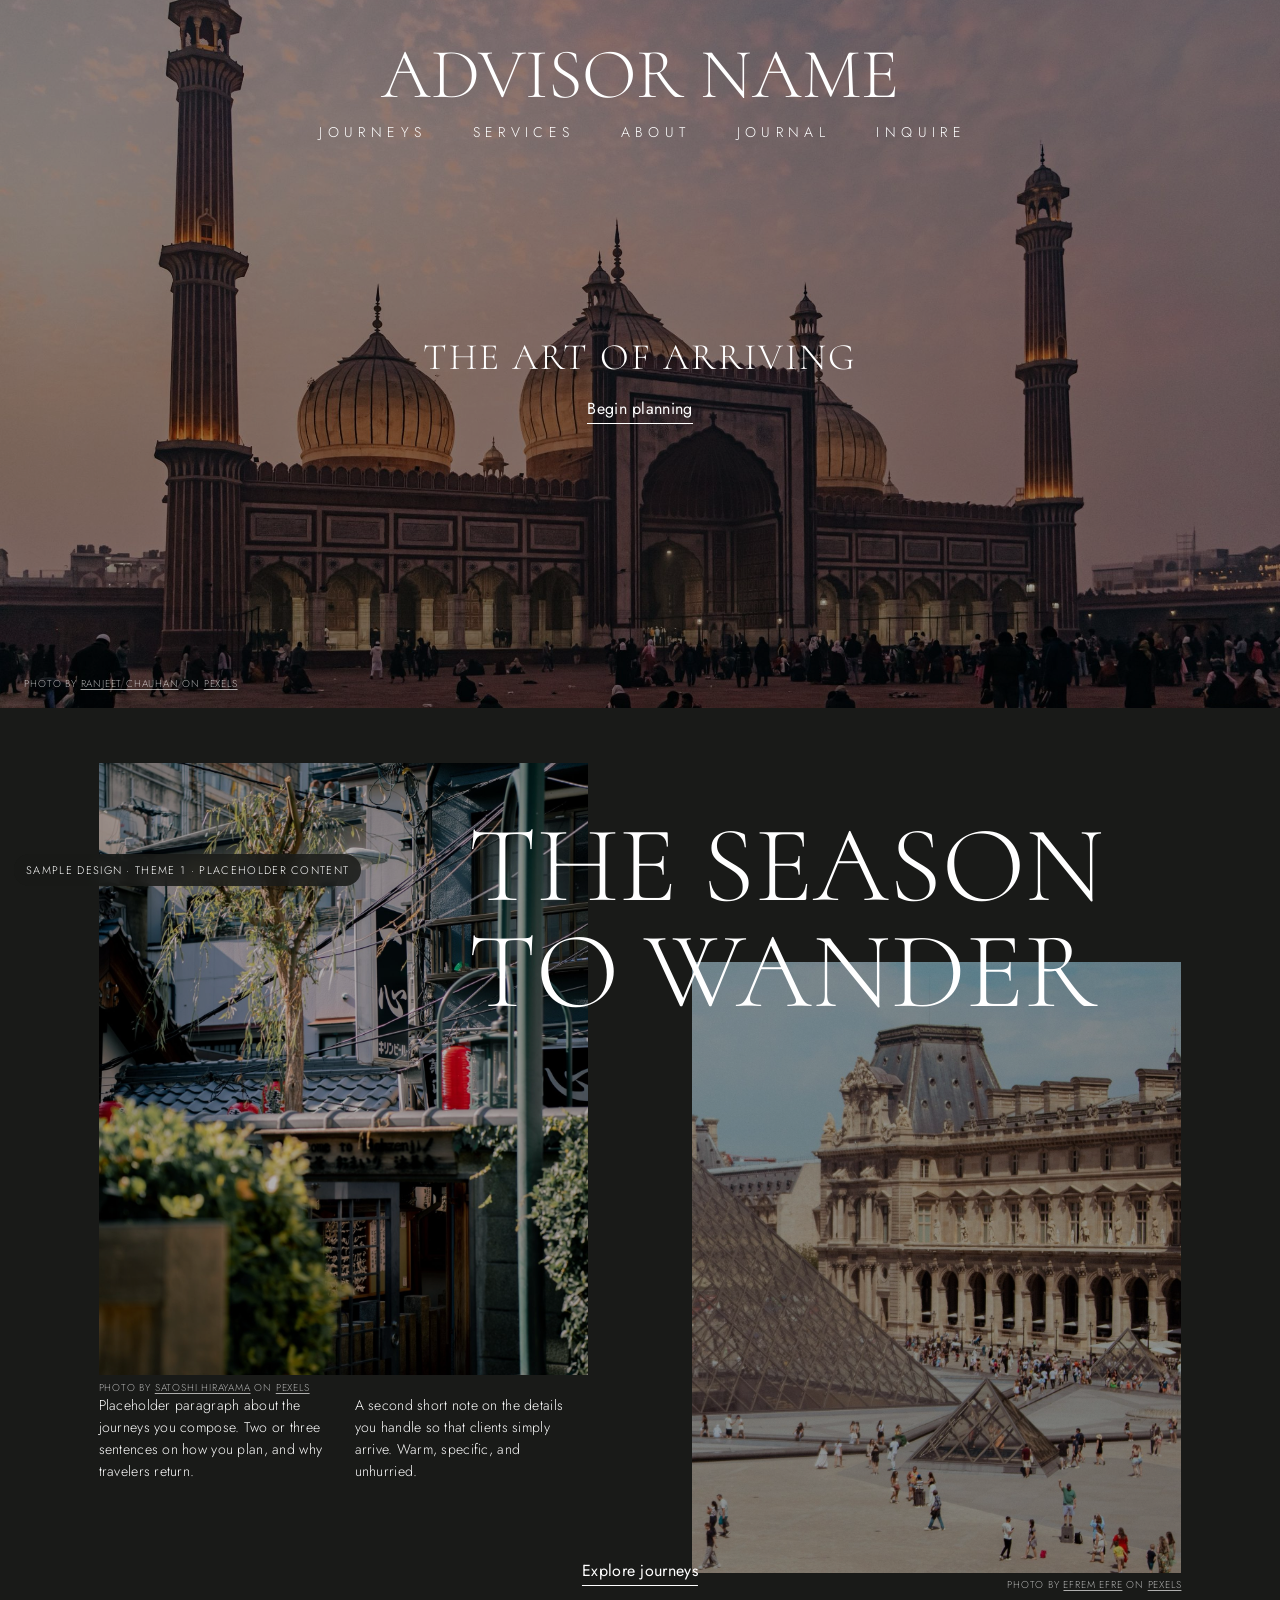
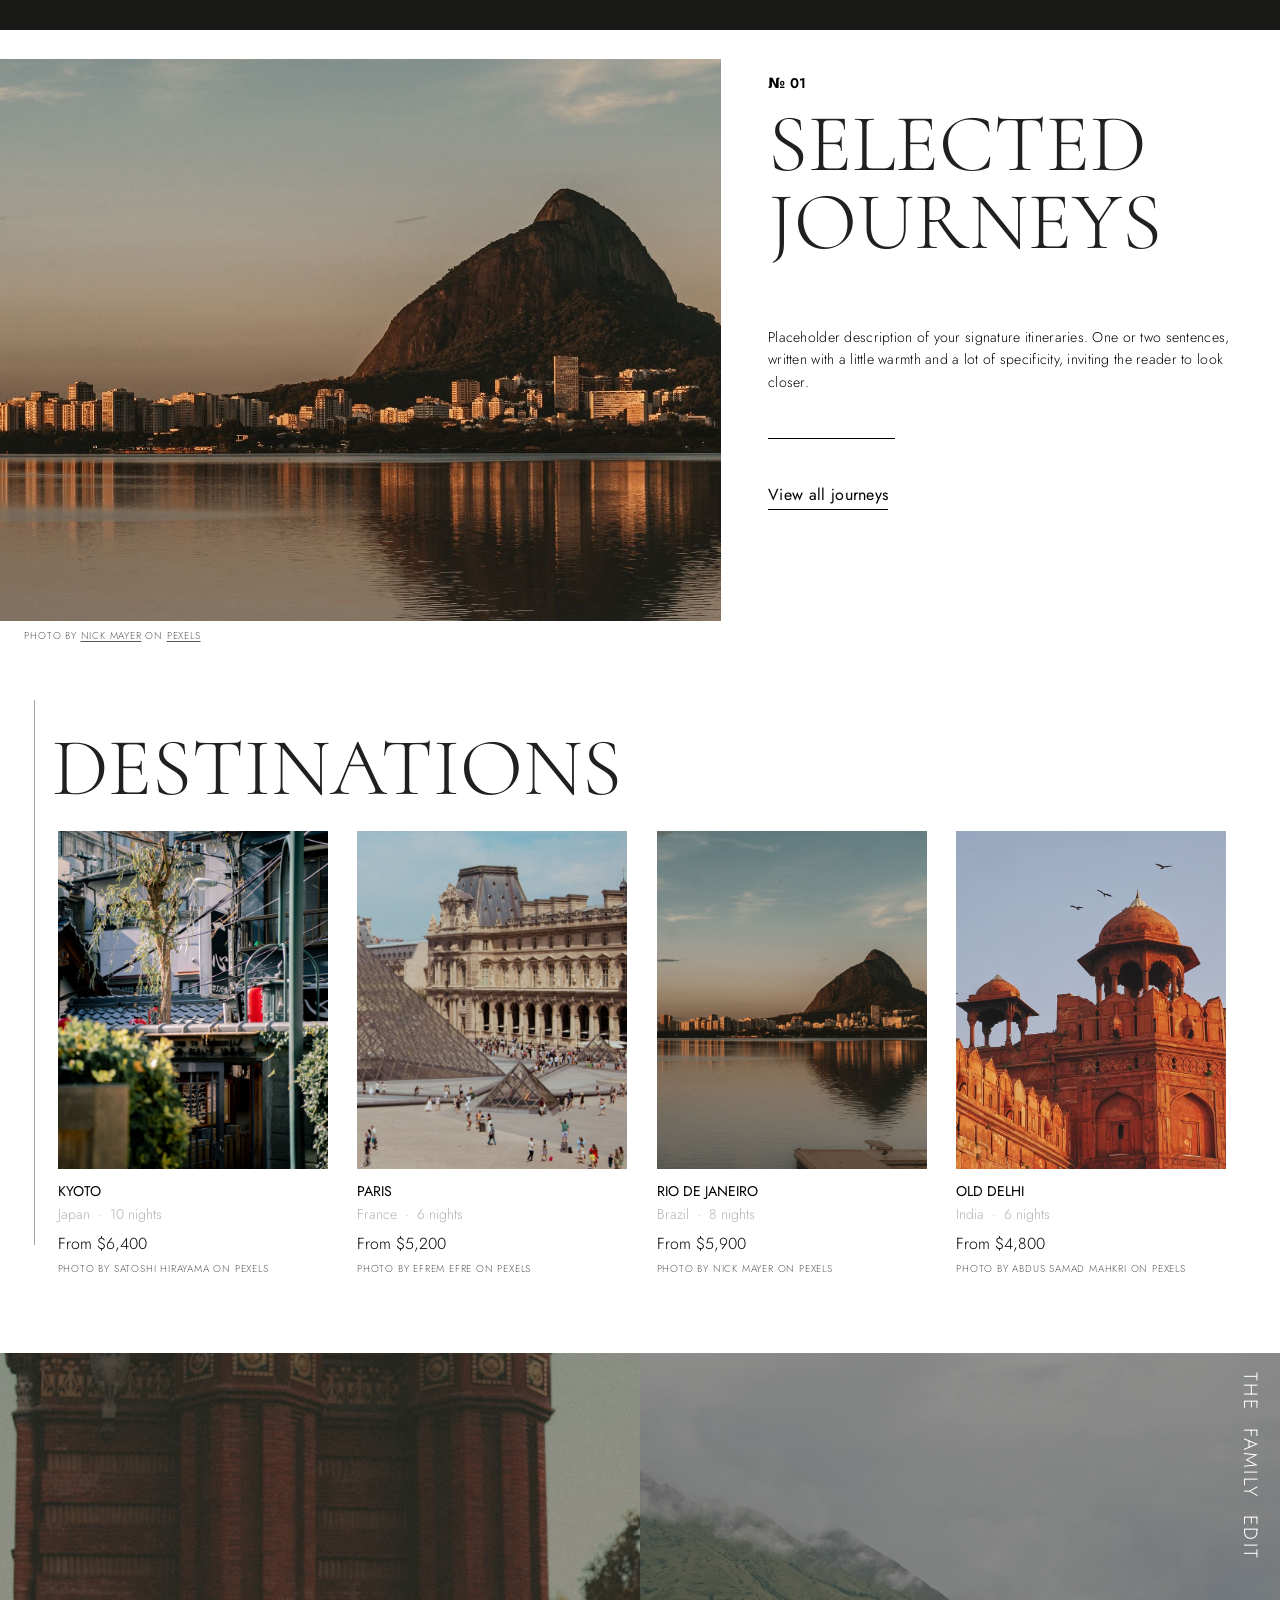
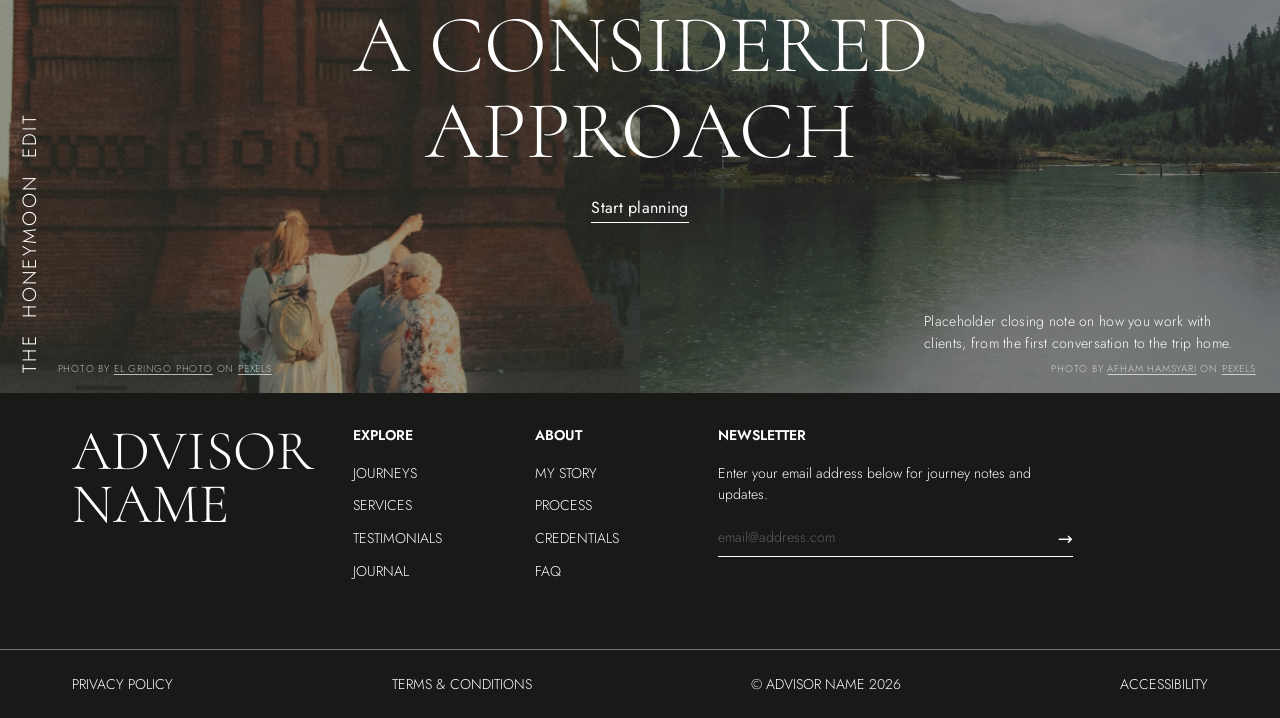
<file: projects/travel-theme-1-27402136/index.html>
<!DOCTYPE html>
<html lang="en">
<head>
  <meta charset="UTF-8">
  <meta name="viewport" content="width=device-width, initial-scale=1.0">
  <meta name="robots" content="noindex, nofollow">
  <title>Advisor Name — Sample travel advisor site (Theme 1)</title>
  <link rel="preconnect" href="https://fonts.googleapis.com">
  <link rel="preconnect" href="https://fonts.gstatic.com" crossorigin>
  <link href="https://fonts.googleapis.com/css2?family=Cormorant:wght@300;400&family=Jost:wght@300;400;600&display=swap" rel="stylesheet">
  <link rel="stylesheet" href="style.css">
</head>
<body>

  <!-- HERO -->
  <header class="hero">
    <div class="ph" id="p-hero" role="img" aria-label="Old Delhi mosque at dusk"></div>
    <div class="overlay o35"></div>
    <small class="credit c-hero">Photo by <a href="https://www.pexels.com/@ranjeet-chauhan-485922/" target="_blank" rel="noopener">Ranjeet Chauhan</a> on <a href="https://www.pexels.com/photo/jama-masjid-in-delhi-india-20083843/" target="_blank" rel="noopener">Pexels</a></small>
    <div class="hero-top">
      <a class="wordmark" href="#">Advisor Name</a>
      <nav aria-label="Main">
        <a href="#journeys">Journeys</a>
        <a href="#services">Services</a>
        <a href="#about">About</a>
        <a href="#journal">Journal</a>
        <a href="#inquire">Inquire</a>
      </nav>
    </div>
    <div class="hero-center">
      <h1>The art of arriving</h1>
      <a class="link" href="#inquire">Begin planning</a>
    </div>
  </header>

  <!-- THE SEASON TO WANDER -->
  <section class="season" id="services">
    <div class="ph s-kyoto" role="img" aria-label="Kyoto street"></div>
    <small class="credit c-s1">Photo by <a href="https://www.pexels.com/@satoshi/" target="_blank" rel="noopener">Satoshi Hirayama</a> on <a href="https://www.pexels.com/photo/green-leafed-plant-2778412/" target="_blank" rel="noopener">Pexels</a></small>
    <div class="overlay o30 s-kyoto"></div>
    <div class="ph s-paris" role="img" aria-label="Paris in winter"></div>
    <small class="credit c-s2">Photo by <a href="https://www.pexels.com/@efrem-efre-2786187/" target="_blank" rel="noopener">Efrem Efre</a> on <a href="https://www.pexels.com/photo/louvre-museum-with-glass-pyramid-in-paris-38942025/" target="_blank" rel="noopener">Pexels</a></small>
    <div class="overlay o30 s-paris"></div>
    <h2 class="season-title">The season<br>to wander</h2>
    <p class="s-note s-note-1">Placeholder paragraph about the journeys you compose. Two or three sentences on how you plan, and why travelers return.</p>
    <p class="s-note s-note-2">A second short note on the details you handle so that clients simply arrive. Warm, specific, and unhurried.</p>
    <a class="link s-link" href="#journeys">Explore journeys</a>
  </section>

  <!-- SELECTED JOURNEYS -->
  <section class="selected" id="journeys">
    <div class="ph sel-photo" role="img" aria-label="Lake and mountain in Rio de Janeiro"></div>
    <small class="credit c-sel">Photo by <a href="https://www.pexels.com/@nickmayer/" target="_blank" rel="noopener">Nick Mayer</a> on <a href="https://www.pexels.com/photo/sea-coast-of-rio-de-janeiro-at-sunset-20668258/" target="_blank" rel="noopener">Pexels</a></small>
    <div class="sel-text">
      <p class="num">№ 01</p>
      <h2>Selected<br>journeys</h2>
      <p class="body">Placeholder description of your signature itineraries. One or two sentences, written with a little warmth and a lot of specificity, inviting the reader to look closer.</p>
      <span class="short-rule"></span>
      <a class="link dark" href="#">View all journeys</a>
    </div>
  </section>

  <!-- DESTINATIONS -->
  <section class="dest" id="destinations">
    <span class="vrule" aria-hidden="true"></span>
    <h2>Destinations</h2>
    <div class="cards">
      <a class="card" href="#"><div class="ph c-kyoto" role="img" aria-label="Kyoto"></div><b>Kyoto</b><i>Japan &nbsp;·&nbsp; 10 nights</i><span>From $6,400</span><small class="credit c-card">Photo by Satoshi Hirayama on Pexels</small></a>
      <a class="card" href="#"><div class="ph c-paris" role="img" aria-label="Paris"></div><b>Paris</b><i>France &nbsp;·&nbsp; 6 nights</i><span>From $5,200</span><small class="credit c-card">Photo by Efrem Efre on Pexels</small></a>
      <a class="card" href="#"><div class="ph c-rio" role="img" aria-label="Rio de Janeiro"></div><b>Rio de Janeiro</b><i>Brazil &nbsp;·&nbsp; 8 nights</i><span>From $5,900</span><small class="credit c-card">Photo by Nick Mayer on Pexels</small></a>
      <a class="card" href="#"><div class="ph c-delhi" role="img" aria-label="Old Delhi"></div><b>Old Delhi</b><i>India &nbsp;·&nbsp; 6 nights</i><span>From $4,800</span><small class="credit c-card">Photo by Abdus Samad Mahkri on Pexels</small></a>
    </div>
  </section>

  <!-- CLOSER -->
  <section class="closer" id="about">
    <div class="ph cl-a" role="img" aria-label="Barcelona"></div>
    <small class="credit c-cl1">Photo by <a href="https://www.pexels.com/@el-gringo-photo-116752370/" target="_blank" rel="noopener">El gringo photo</a> on <a href="https://www.pexels.com/photo/people-standing-near-the-brown-brick-building-14019209/" target="_blank" rel="noopener">Pexels</a></small>
    <div class="ph cl-b" role="img" aria-label="Mountain lake"></div>
    <small class="credit c-cl2">Photo by <a href="https://www.pexels.com/@afhamhmsyri/" target="_blank" rel="noopener">Afham Hamsyari</a> on <a href="https://www.pexels.com/photo/serene-lake-view-in-ngawa-tibetan-prefecture-34021102/" target="_blank" rel="noopener">Pexels</a></small>
    <div class="overlay cl-ov"></div>
    <span class="edge edge-l">The&nbsp; Honeymoon&nbsp; Edit</span>
    <span class="edge edge-r">The&nbsp; Family&nbsp; Edit</span>
    <div class="cl-center">
      <h2>A considered<br>approach</h2>
      <a class="link" href="#inquire">Start planning</a>
    </div>
    <p class="cl-note">Placeholder closing note on how you work with clients, from the first conversation to the trip home.</p>
  </section>

  <!-- FOOTER -->
  <footer id="inquire">
    <div class="f-main">
      <div class="f-mark">Advisor<br>Name</div>
      <div class="f-col"><h3>Explore</h3><a href="#journeys">Journeys</a><a href="#services">Services</a><a href="#">Testimonials</a><a href="#journal">Journal</a></div>
      <div class="f-col"><h3>About</h3><a href="#about">My story</a><a href="#">Process</a><a href="#">Credentials</a><a href="#">FAQ</a></div>
      <form class="f-news" onsubmit="return false">
        <h3>Newsletter</h3>
        <p>Enter your email address below for journey notes and updates.</p>
        <label class="in"><input type="email" placeholder="email@address.com" aria-label="Email address"><button type="submit" aria-label="Subscribe">→</button></label>
      </form>
    </div>
    <div class="f-legal">
      <a href="#">Privacy policy</a><a href="#">Terms &amp; conditions</a><span>© Advisor Name 2026</span><a href="#">Accessibility</a>
    </div>
  </footer>

  <div class="sample-tag">Sample design · Theme 1 · placeholder content</div>
</body>
</html>
</file>
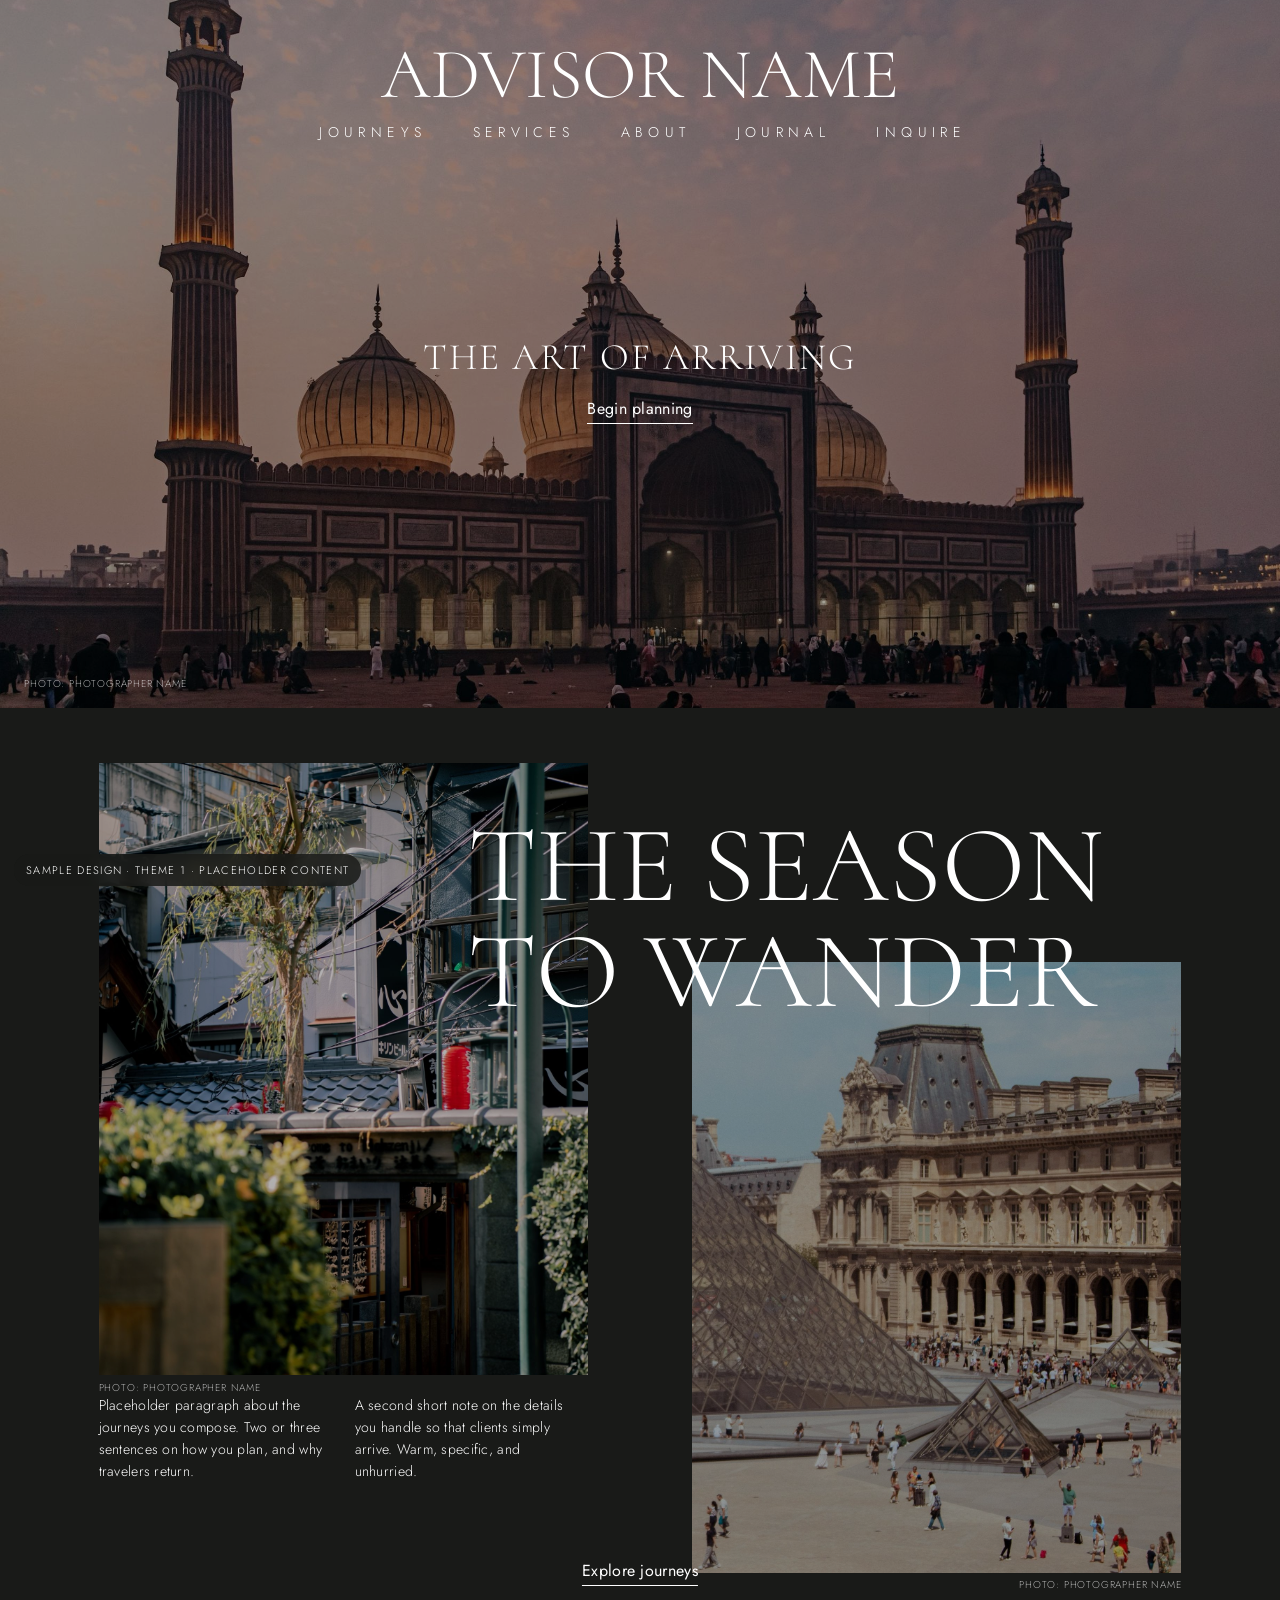
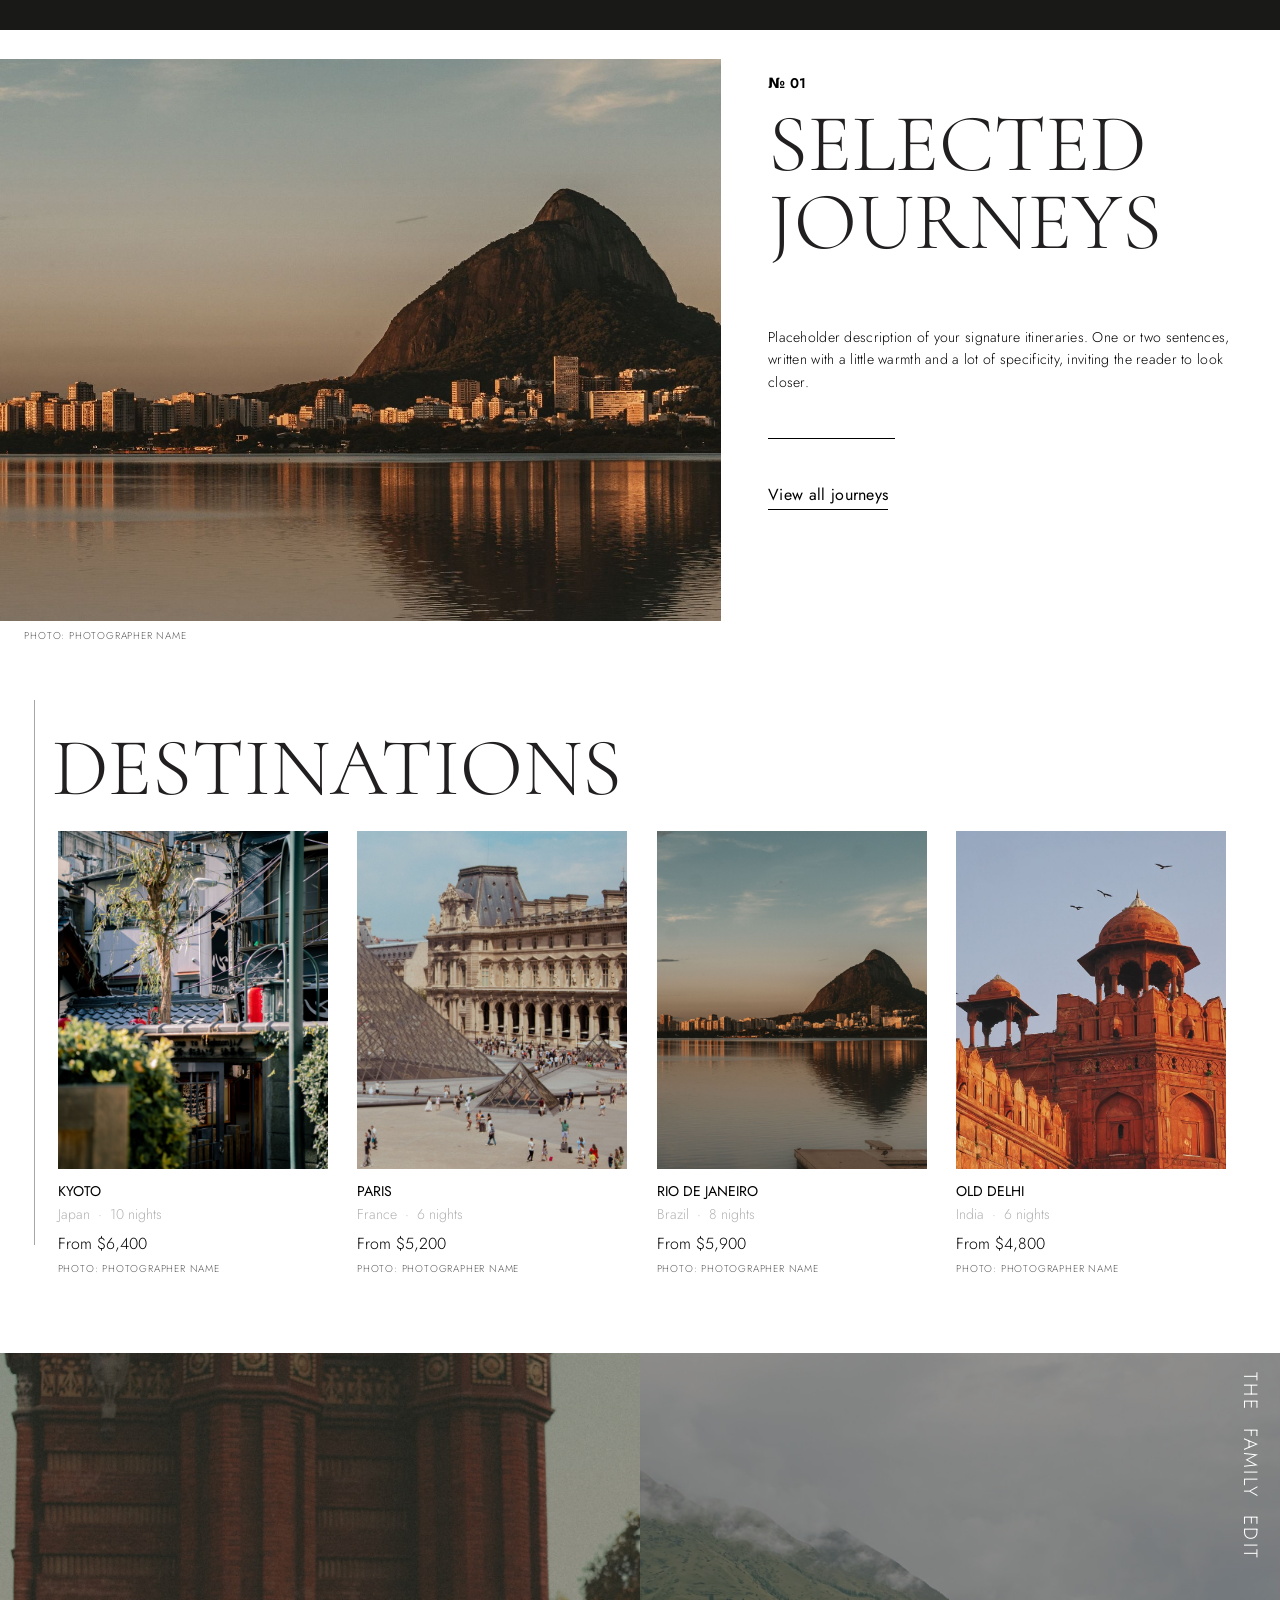
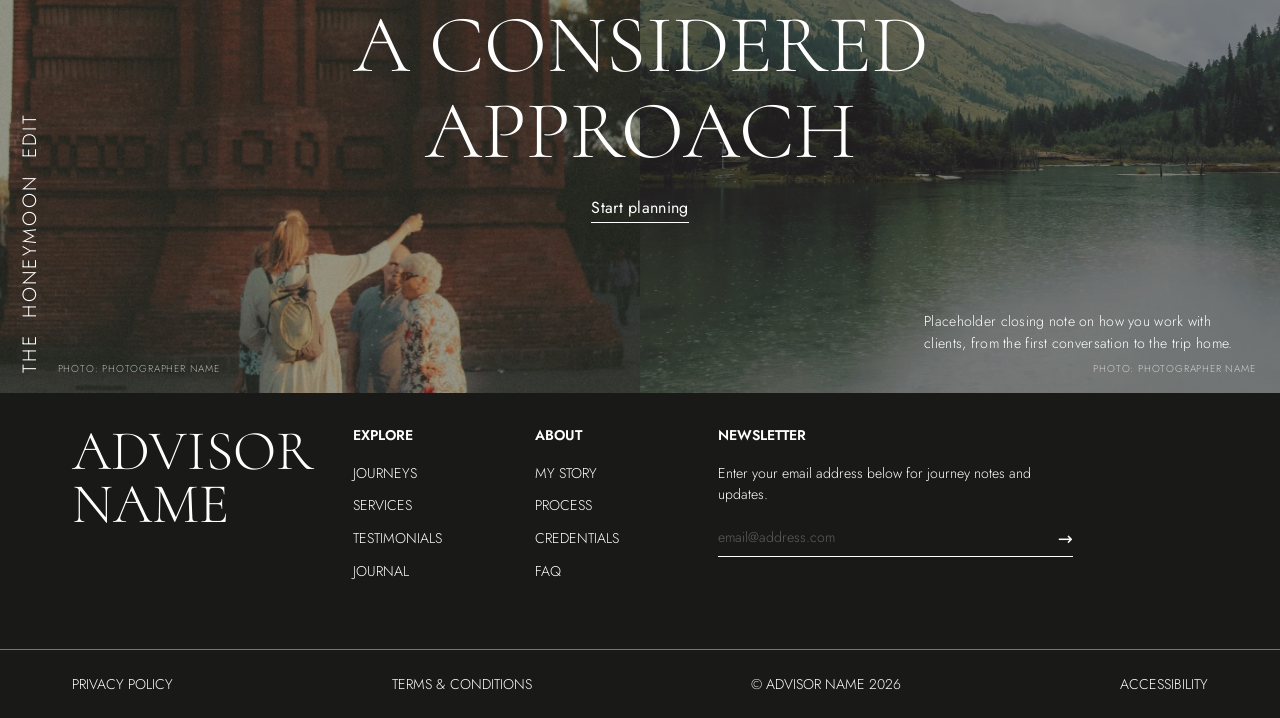
<file: projects/travel-theme-1/index.html>
<!DOCTYPE html>
<html lang="en">
<head>
  <meta charset="UTF-8">
  <meta name="viewport" content="width=device-width, initial-scale=1.0">
  <meta name="robots" content="noindex, nofollow">
  <title>Advisor Name — Sample travel advisor site (Theme 1)</title>
  <link rel="preconnect" href="https://fonts.googleapis.com">
  <link rel="preconnect" href="https://fonts.gstatic.com" crossorigin>
  <link href="https://fonts.googleapis.com/css2?family=Cormorant:wght@300;400&family=Jost:wght@300;400;600&display=swap" rel="stylesheet">
  <link rel="stylesheet" href="style.css">
</head>
<body>

  <!-- HERO -->
  <header class="hero">
    <div class="ph" id="p-hero" role="img" aria-label="Old Delhi mosque at dusk"></div>
    <div class="overlay o35"></div>
    <small class="credit c-hero">Photo: Photographer Name</small>
    <div class="hero-top">
      <a class="wordmark" href="#">Advisor Name</a>
      <nav aria-label="Main">
        <a href="#journeys">Journeys</a>
        <a href="#services">Services</a>
        <a href="#about">About</a>
        <a href="#journal">Journal</a>
        <a href="#inquire">Inquire</a>
      </nav>
    </div>
    <div class="hero-center">
      <h1>The art of arriving</h1>
      <a class="link" href="#inquire">Begin planning</a>
    </div>
  </header>

  <!-- THE SEASON TO WANDER -->
  <section class="season" id="services">
    <div class="ph s-kyoto" role="img" aria-label="Kyoto street"></div>
    <small class="credit c-s1">Photo: Photographer Name</small>
    <div class="overlay o30 s-kyoto"></div>
    <div class="ph s-paris" role="img" aria-label="Paris in winter"></div>
    <small class="credit c-s2">Photo: Photographer Name</small>
    <div class="overlay o30 s-paris"></div>
    <h2 class="season-title">The season<br>to wander</h2>
    <p class="s-note s-note-1">Placeholder paragraph about the journeys you compose. Two or three sentences on how you plan, and why travelers return.</p>
    <p class="s-note s-note-2">A second short note on the details you handle so that clients simply arrive. Warm, specific, and unhurried.</p>
    <a class="link s-link" href="#journeys">Explore journeys</a>
  </section>

  <!-- SELECTED JOURNEYS -->
  <section class="selected" id="journeys">
    <div class="ph sel-photo" role="img" aria-label="Lake and mountain in Rio de Janeiro"></div>
    <small class="credit c-sel">Photo: Photographer Name</small>
    <div class="sel-text">
      <p class="num">№ 01</p>
      <h2>Selected<br>journeys</h2>
      <p class="body">Placeholder description of your signature itineraries. One or two sentences, written with a little warmth and a lot of specificity, inviting the reader to look closer.</p>
      <span class="short-rule"></span>
      <a class="link dark" href="#">View all journeys</a>
    </div>
  </section>

  <!-- DESTINATIONS -->
  <section class="dest" id="destinations">
    <span class="vrule" aria-hidden="true"></span>
    <h2>Destinations</h2>
    <div class="cards">
      <a class="card" href="#"><div class="ph c-kyoto" role="img" aria-label="Kyoto"></div><b>Kyoto</b><i>Japan &nbsp;·&nbsp; 10 nights</i><span>From $6,400</span><small class="credit c-card">Photo: Photographer Name</small></a>
      <a class="card" href="#"><div class="ph c-paris" role="img" aria-label="Paris"></div><b>Paris</b><i>France &nbsp;·&nbsp; 6 nights</i><span>From $5,200</span><small class="credit c-card">Photo: Photographer Name</small></a>
      <a class="card" href="#"><div class="ph c-rio" role="img" aria-label="Rio de Janeiro"></div><b>Rio de Janeiro</b><i>Brazil &nbsp;·&nbsp; 8 nights</i><span>From $5,900</span><small class="credit c-card">Photo: Photographer Name</small></a>
      <a class="card" href="#"><div class="ph c-delhi" role="img" aria-label="Old Delhi"></div><b>Old Delhi</b><i>India &nbsp;·&nbsp; 6 nights</i><span>From $4,800</span><small class="credit c-card">Photo: Photographer Name</small></a>
    </div>
  </section>

  <!-- CLOSER -->
  <section class="closer" id="about">
    <div class="ph cl-a" role="img" aria-label="Barcelona"></div>
    <small class="credit c-cl1">Photo: Photographer Name</small>
    <div class="ph cl-b" role="img" aria-label="Mountain lake"></div>
    <small class="credit c-cl2">Photo: Photographer Name</small>
    <div class="overlay cl-ov"></div>
    <span class="edge edge-l">The&nbsp; Honeymoon&nbsp; Edit</span>
    <span class="edge edge-r">The&nbsp; Family&nbsp; Edit</span>
    <div class="cl-center">
      <h2>A considered<br>approach</h2>
      <a class="link" href="#inquire">Start planning</a>
    </div>
    <p class="cl-note">Placeholder closing note on how you work with clients, from the first conversation to the trip home.</p>
  </section>

  <!-- FOOTER -->
  <footer id="inquire">
    <div class="f-main">
      <div class="f-mark">Advisor<br>Name</div>
      <div class="f-col"><h3>Explore</h3><a href="#journeys">Journeys</a><a href="#services">Services</a><a href="#">Testimonials</a><a href="#journal">Journal</a></div>
      <div class="f-col"><h3>About</h3><a href="#about">My story</a><a href="#">Process</a><a href="#">Credentials</a><a href="#">FAQ</a></div>
      <form class="f-news" onsubmit="return false">
        <h3>Newsletter</h3>
        <p>Enter your email address below for journey notes and updates.</p>
        <label class="in"><input type="email" placeholder="email@address.com" aria-label="Email address"><button type="submit" aria-label="Subscribe">→</button></label>
      </form>
    </div>
    <div class="f-legal">
      <a href="#">Privacy policy</a><a href="#">Terms &amp; conditions</a><span>© Advisor Name 2026</span><a href="#">Accessibility</a>
    </div>
  </footer>

  <div class="sample-tag">Sample design · Theme 1 · placeholder content</div>
</body>
</html>
</file>
<file: projects/travel-theme-1-27402136/style.css>
:root{
  --charcoal:#191a18; --closer:#37342e; --ink:#211f1f;
  --display:'Cormorant',Garamond,serif; --body:'Jost',system-ui,sans-serif;
  --gut:clamp(20px,7.7vw,111px);
}
*{box-sizing:border-box;margin:0;padding:0}
html{scroll-behavior:smooth}
body{font-family:var(--body);font-weight:300;color:#fff;background:#fff;-webkit-font-smoothing:antialiased}
a{color:inherit;text-decoration:none}
h1,h2{font-family:var(--display);font-weight:300;text-transform:uppercase;line-height:.95}
.ph{position:absolute;background:#6b645c center/cover no-repeat}
.overlay{position:absolute;inset:0;pointer-events:none}
.o35{background:rgba(0,0,0,.35)} .o30{background:rgba(0,0,0,.30)}
.link{font-size:16px;font-weight:400;letter-spacing:.02em;border-bottom:1px solid currentColor;padding-bottom:3px;display:inline-block}
.link.dark{color:#000}

/* images (drop JPGs into ./img) */
#p-hero{background-image:url(img/hero-delhi.jpg)}
.s-kyoto.ph,.c-kyoto{background-image:url(img/kyoto.jpg)}
.s-paris.ph,.c-paris{background-image:url(img/paris.jpg)}
.sel-photo,.c-rio{background-image:url(img/rio.jpg)}
.c-delhi{background-image:url(img/delhi.jpg)}
.cl-a{background-image:url(img/barcelona.jpg)}
.cl-b{background-image:url(img/lake.jpg)}

.credit{font-size:10px;letter-spacing:.08em;text-transform:uppercase;opacity:.65;font-weight:300;position:absolute;z-index:3;white-space:nowrap}

/* HERO */
.hero{position:relative;height:max(560px,55.3vw);overflow:hidden}
.hero .ph,.hero .overlay{inset:0}
.hero-top{position:absolute;top:2.5vw;left:0;right:0;text-align:center}
.wordmark{font-family:var(--display);font-weight:300;text-transform:uppercase;font-size:clamp(34px,5.55vw,80px);line-height:1.2;display:block}
nav{margin-top:.4vw;display:flex;justify-content:center;gap:clamp(14px,3.2vw,46px)}
nav a{font-size:clamp(10px,1.1vw,16px);letter-spacing:.38em;text-transform:uppercase;padding-left:.38em}
.hero-center{position:absolute;left:0;right:0;top:26.2vw;text-align:center}
.hero-center h1{font-size:clamp(28px,2.92vw,42px);letter-spacing:.05em;line-height:1.2;margin-bottom:1.3vw}

/* SEASON */
.season{position:relative;background:var(--charcoal);aspect-ratio:1440/1038;overflow:hidden}
.season .ph,.season .overlay{position:absolute}
.s-kyoto{left:7.7%;top:6%;width:38.2%;height:66.3%;inset:auto}
.season .ph.s-kyoto,.season .overlay.s-kyoto{left:7.7%;top:6%;width:38.2%;height:66.3%}
.season .ph.s-paris,.season .overlay.s-paris{left:54.1%;top:27.5%;width:38.2%;height:66.3%}
.season-title{position:absolute;left:36.6%;top:11.4%;font-size:8.47vw;line-height:.98;z-index:2}
.s-note{position:absolute;top:74.5%;width:17.9%;font-size:clamp(11px,1.1vw,16px);letter-spacing:.02em;line-height:1.55;z-index:2}
.s-note-1{left:7.7%} .s-note-2{left:27.7%}
.s-link{position:absolute;left:50%;transform:translateX(-50%);top:92.3%;z-index:2;white-space:nowrap}

/* SELECTED */
.selected{position:relative;background:#fff;color:#000;height:52.3vw;overflow:hidden}
.sel-photo{left:-6.8%;top:4.2%;width:63.1%;height:84%}
.sel-text{position:absolute;left:60%;top:6.4%;width:36.5%}
.num{font-weight:600;font-size:clamp(11px,1.1vw,16px);letter-spacing:.02em;margin-bottom:1vw}
.selected h2{color:var(--ink);font-size:6.4vw;line-height:.95;margin-bottom:5vw}
.body{font-size:clamp(11px,1.1vw,16px);letter-spacing:.02em;line-height:1.6;margin-bottom:3.5vw}
.short-rule{display:block;width:127px;height:1px;background:#000;margin-bottom:3.4vw}

/* DESTINATIONS */
.dest{position:relative;background:#fff;color:#000;height:min(2vw + 44.7vw,660px);padding-top:1.8vw}
.dest{height:auto;padding:1.8vw 0 6vw 4.1vw}
.vrule{position:absolute;left:2.65vw;top:0;width:1px;height:42.6vw;background:rgba(0,0,0,.35)}
.dest h2{color:var(--ink);font-size:6.4vw;line-height:1.1;margin-bottom:1.4vw;padding-left:0}
.cards{display:grid;grid-template-columns:repeat(4,21.1vw);gap:2.3vw;padding-left:.4vw}
.card{display:block;position:relative}
.card .ph{position:relative;display:block;width:100%;aspect-ratio:304/380;margin-bottom:1vw}
.card b{display:block;font-weight:400;font-size:clamp(11px,1.1vw,16px);letter-spacing:0;text-transform:uppercase}
.card i{display:block;font-style:normal;font-size:clamp(11px,1.1vw,16px);opacity:.3;margin:.2vw 0 .6vw}
.card span{font-size:clamp(12px,1.25vw,18px)}

/* CLOSER */
.closer{position:relative;height:50vw;overflow:hidden;background:var(--closer)}
.cl-a{left:0;top:0;width:50%;height:100%}
.cl-b{left:50%;top:0;width:50%;height:100%}
.cl-ov{background:rgba(55,52,46,.5)}
.cl-center{position:absolute;left:0;right:0;top:38.9%;text-align:center}
.cl-center h2{font-size:6.4vw;line-height:1.05;margin-bottom:1.7vw}
.cl-note{position:absolute;right:1.9%;bottom:6%;width:25.9%;font-size:clamp(11px,1.1vw,16px);letter-spacing:.02em;line-height:1.55}
.edge{position:absolute;font-size:clamp(13px,1.5vw,22px);letter-spacing:.12em;text-transform:uppercase;white-space:nowrap}
.edge-l{left:1.2vw;bottom:1.5vw;writing-mode:vertical-rl;transform:rotate(180deg)}
.edge-r{right:1.2vw;top:1.5vw;writing-mode:vertical-rl}

/* FOOTER */
footer{background:var(--charcoal);color:#fff}
.f-main{display:grid;grid-template-columns:22.5% 13.8% 13.8% 1fr;padding:2.5vw 5.6vw 3vw;gap:2vw;min-height:20vw}
.f-mark{font-family:var(--display);text-transform:uppercase;font-size:clamp(34px,4.4vw,64px);line-height:.95}
.f-col a,.f-col h3,.f-news h3{display:block;font-size:clamp(11px,1.1vw,16px);text-transform:uppercase;letter-spacing:0;margin-bottom:.9vw}
.f-col h3,.f-news h3{font-weight:600;margin-bottom:1.4vw}
.f-col a{margin-bottom:1vw}
.f-news{max-width:355px}
.f-news p{font-size:clamp(11px,1.1vw,16px);line-height:1.5;margin-bottom:1.3vw}
.in{display:flex;border-bottom:1px solid #fff}
.in input{flex:1;background:none;border:0;color:#fff;font:300 clamp(11px,1.1vw,16px) var(--body);padding:.4vw 0 .7vw;outline:none}
.in input::placeholder{color:rgba(255,255,255,.3)}
.in button{background:none;border:0;color:#fff;font:300 18px var(--body);cursor:pointer}
.f-legal{display:flex;justify-content:space-between;padding:1.9vw 5.6vw;border-top:1px solid rgba(255,255,255,.4);font-size:clamp(10px,1.1vw,16px);text-transform:uppercase}

.sample-tag{position:fixed;left:14px;bottom:14px;z-index:50;background:rgba(25,26,24,.85);color:#fff;font-size:11px;letter-spacing:.12em;text-transform:uppercase;padding:8px 12px;border-radius:99px;backdrop-filter:blur(6px)}

/* MOBILE */
@media (max-width:760px){
  .sample-tag{font-size:9px;padding:6px 10px;white-space:nowrap;bottom:10px;left:10px}
  .hero{height:max(520px,135vw)}
  .hero-top{top:30px}
  .wordmark{font-size:30px}
  nav{gap:12px;margin-top:10px} nav a{font-size:9px;letter-spacing:.28em}
  .hero-center{top:52%}
  .hero-center h1{font-size:28px;margin-bottom:14px}
  .season{aspect-ratio:auto;padding:44px 20px 56px;display:flex;flex-direction:column;gap:22px}
  .season .ph,.season .overlay{position:relative!important;left:auto!important;top:auto!important;width:100%!important;height:auto!important}
  .season .ph{aspect-ratio:4/5} .season .overlay{display:none}
  .season .ph.s-paris{order:3}
  .season-title{position:relative;left:auto;top:auto;font-size:52px;order:1;margin:0 0 4px}
  .s-kyoto{order:2}
  .s-note{position:relative;width:auto;top:auto;left:auto!important;font-size:14px;order:4}
  .s-link{position:relative;transform:none;left:auto;top:auto;order:5;align-self:flex-start}
  .selected{height:auto;padding:44px 20px}
  .sel-photo{position:relative;left:auto;top:auto;width:100%;height:auto;aspect-ratio:4/3;margin-bottom:28px}
  .sel-text{position:relative;left:auto;top:auto;width:auto}
  .selected h2{font-size:48px;margin-bottom:20px}
  .num,.body,.card b,.card i{font-size:14px}
  .body{margin-bottom:24px} .short-rule{margin-bottom:20px}
  .dest{padding:36px 20px 48px}
  .vrule{display:none}
  .dest h2{font-size:46px;margin-bottom:22px}
  .cards{grid-template-columns:1fr 1fr;gap:22px 14px;padding:0}
  .card .ph{margin-bottom:10px}
  .closer{height:auto;min-height:560px;padding:80px 20px 40px}
  .cl-a{width:100%;height:50%;top:0;left:0} .cl-b{width:100%;height:50%;top:50%;left:0}
  .cl-center{position:relative;top:auto;z-index:2;margin-bottom:180px}
  .cl-center h2{font-size:44px;margin-bottom:18px}
  .cl-note{position:relative;right:auto;bottom:auto;width:auto;font-size:14px;z-index:2}
  .edge{display:none}
  .f-main{grid-template-columns:1fr 1fr;padding:36px 20px;gap:30px 16px}
  .f-mark{grid-column:1/-1;font-size:44px}
  .f-news{grid-column:1/-1;max-width:none}
  .f-col a,.f-col h3,.f-news h3,.f-news p,.in input{font-size:14px}
  .f-col a{margin-bottom:12px}
  .f-legal{flex-wrap:wrap;gap:10px 20px;padding:18px 20px;font-size:11px;justify-content:flex-start}
}

/* photo credits */
.credit a{color:inherit;text-decoration:underline;text-underline-offset:2px;text-decoration-thickness:1px}
.c-hero{left:1.9vw;bottom:1.3vw}
.c-s1{left:7.7%;top:72.9%}
.c-s2{right:7.7%;top:94.2%}
.c-sel{left:1.9vw;top:89.2%}
.selected .c-sel{color:#000}
.card .c-card{position:static;display:block;color:#000;margin-top:.5vw}
.c-cl1{left:4.5vw;bottom:1.3vw}
.c-cl2{right:1.9%;bottom:1.3vw}
@media (max-width:760px){
  .c-hero{left:20px;bottom:14px}
  .season .credit{position:relative!important;left:auto!important;right:auto!important;top:auto!important;margin-top:-14px}
  .c-s1{order:2}.c-s2{order:3}
  .c-sel{position:relative;left:auto;top:auto;display:block;margin:-20px 0 22px}
  .card .c-card{margin-top:4px}
  .c-cl1{left:20px;bottom:auto;top:calc(50% - 22px)}
  .c-cl2{right:20px;bottom:auto;top:calc(100% - 22px)}
}
</file>
<file: projects/travel-theme-1/style.css>
:root{
  --charcoal:#191a18; --closer:#37342e; --ink:#211f1f;
  --display:'Cormorant',Garamond,serif; --body:'Jost',system-ui,sans-serif;
  --gut:clamp(20px,7.7vw,111px);
}
*{box-sizing:border-box;margin:0;padding:0}
html{scroll-behavior:smooth}
body{font-family:var(--body);font-weight:300;color:#fff;background:#fff;-webkit-font-smoothing:antialiased}
a{color:inherit;text-decoration:none}
h1,h2{font-family:var(--display);font-weight:300;text-transform:uppercase;line-height:.95}
.ph{position:absolute;background:#6b645c center/cover no-repeat}
.overlay{position:absolute;inset:0;pointer-events:none}
.o35{background:rgba(0,0,0,.35)} .o30{background:rgba(0,0,0,.30)}
.link{font-size:16px;font-weight:400;letter-spacing:.02em;border-bottom:1px solid currentColor;padding-bottom:3px;display:inline-block}
.link.dark{color:#000}

/* images (drop JPGs into ./img) */
#p-hero{background-image:url(img/hero-delhi.jpg)}
.s-kyoto.ph,.c-kyoto{background-image:url(img/kyoto.jpg)}
.s-paris.ph,.c-paris{background-image:url(img/paris.jpg)}
.sel-photo,.c-rio{background-image:url(img/rio.jpg)}
.c-delhi{background-image:url(img/delhi.jpg)}
.cl-a{background-image:url(img/barcelona.jpg)}
.cl-b{background-image:url(img/lake.jpg)}

.credit{font-size:10px;letter-spacing:.08em;text-transform:uppercase;opacity:.65;font-weight:300;position:absolute;z-index:3;white-space:nowrap}

/* HERO */
.hero{position:relative;height:max(560px,55.3vw);overflow:hidden}
.hero .ph,.hero .overlay{inset:0}
.hero-top{position:absolute;top:2.5vw;left:0;right:0;text-align:center}
.wordmark{font-family:var(--display);font-weight:300;text-transform:uppercase;font-size:clamp(34px,5.55vw,80px);line-height:1.2;display:block}
nav{margin-top:.4vw;display:flex;justify-content:center;gap:clamp(14px,3.2vw,46px)}
nav a{font-size:clamp(10px,1.1vw,16px);letter-spacing:.38em;text-transform:uppercase;padding-left:.38em}
.hero-center{position:absolute;left:0;right:0;top:26.2vw;text-align:center}
.hero-center h1{font-size:clamp(28px,2.92vw,42px);letter-spacing:.05em;line-height:1.2;margin-bottom:1.3vw}

/* SEASON */
.season{position:relative;background:var(--charcoal);aspect-ratio:1440/1038;overflow:hidden}
.season .ph,.season .overlay{position:absolute}
.s-kyoto{left:7.7%;top:6%;width:38.2%;height:66.3%;inset:auto}
.season .ph.s-kyoto,.season .overlay.s-kyoto{left:7.7%;top:6%;width:38.2%;height:66.3%}
.season .ph.s-paris,.season .overlay.s-paris{left:54.1%;top:27.5%;width:38.2%;height:66.3%}
.season-title{position:absolute;left:36.6%;top:11.4%;font-size:8.47vw;line-height:.98;z-index:2}
.s-note{position:absolute;top:74.5%;width:17.9%;font-size:clamp(11px,1.1vw,16px);letter-spacing:.02em;line-height:1.55;z-index:2}
.s-note-1{left:7.7%} .s-note-2{left:27.7%}
.s-link{position:absolute;left:50%;transform:translateX(-50%);top:92.3%;z-index:2;white-space:nowrap}

/* SELECTED */
.selected{position:relative;background:#fff;color:#000;height:52.3vw;overflow:hidden}
.sel-photo{left:-6.8%;top:4.2%;width:63.1%;height:84%}
.sel-text{position:absolute;left:60%;top:6.4%;width:36.5%}
.num{font-weight:600;font-size:clamp(11px,1.1vw,16px);letter-spacing:.02em;margin-bottom:1vw}
.selected h2{color:var(--ink);font-size:6.4vw;line-height:.95;margin-bottom:5vw}
.body{font-size:clamp(11px,1.1vw,16px);letter-spacing:.02em;line-height:1.6;margin-bottom:3.5vw}
.short-rule{display:block;width:127px;height:1px;background:#000;margin-bottom:3.4vw}

/* DESTINATIONS */
.dest{position:relative;background:#fff;color:#000;height:min(2vw + 44.7vw,660px);padding-top:1.8vw}
.dest{height:auto;padding:1.8vw 0 6vw 4.1vw}
.vrule{position:absolute;left:2.65vw;top:0;width:1px;height:42.6vw;background:rgba(0,0,0,.35)}
.dest h2{color:var(--ink);font-size:6.4vw;line-height:1.1;margin-bottom:1.4vw;padding-left:0}
.cards{display:grid;grid-template-columns:repeat(4,21.1vw);gap:2.3vw;padding-left:.4vw}
.card{display:block;position:relative}
.card .ph{position:relative;display:block;width:100%;aspect-ratio:304/380;margin-bottom:1vw}
.card b{display:block;font-weight:400;font-size:clamp(11px,1.1vw,16px);letter-spacing:0;text-transform:uppercase}
.card i{display:block;font-style:normal;font-size:clamp(11px,1.1vw,16px);opacity:.3;margin:.2vw 0 .6vw}
.card span{font-size:clamp(12px,1.25vw,18px)}

/* CLOSER */
.closer{position:relative;height:50vw;overflow:hidden;background:var(--closer)}
.cl-a{left:0;top:0;width:50%;height:100%}
.cl-b{left:50%;top:0;width:50%;height:100%}
.cl-ov{background:rgba(55,52,46,.5)}
.cl-center{position:absolute;left:0;right:0;top:38.9%;text-align:center}
.cl-center h2{font-size:6.4vw;line-height:1.05;margin-bottom:1.7vw}
.cl-note{position:absolute;right:1.9%;bottom:6%;width:25.9%;font-size:clamp(11px,1.1vw,16px);letter-spacing:.02em;line-height:1.55}
.edge{position:absolute;font-size:clamp(13px,1.5vw,22px);letter-spacing:.12em;text-transform:uppercase;white-space:nowrap}
.edge-l{left:1.2vw;bottom:1.5vw;writing-mode:vertical-rl;transform:rotate(180deg)}
.edge-r{right:1.2vw;top:1.5vw;writing-mode:vertical-rl}

/* FOOTER */
footer{background:var(--charcoal);color:#fff}
.f-main{display:grid;grid-template-columns:22.5% 13.8% 13.8% 1fr;padding:2.5vw 5.6vw 3vw;gap:2vw;min-height:20vw}
.f-mark{font-family:var(--display);text-transform:uppercase;font-size:clamp(34px,4.4vw,64px);line-height:.95}
.f-col a,.f-col h3,.f-news h3{display:block;font-size:clamp(11px,1.1vw,16px);text-transform:uppercase;letter-spacing:0;margin-bottom:.9vw}
.f-col h3,.f-news h3{font-weight:600;margin-bottom:1.4vw}
.f-col a{margin-bottom:1vw}
.f-news{max-width:355px}
.f-news p{font-size:clamp(11px,1.1vw,16px);line-height:1.5;margin-bottom:1.3vw}
.in{display:flex;border-bottom:1px solid #fff}
.in input{flex:1;background:none;border:0;color:#fff;font:300 clamp(11px,1.1vw,16px) var(--body);padding:.4vw 0 .7vw;outline:none}
.in input::placeholder{color:rgba(255,255,255,.3)}
.in button{background:none;border:0;color:#fff;font:300 18px var(--body);cursor:pointer}
.f-legal{display:flex;justify-content:space-between;padding:1.9vw 5.6vw;border-top:1px solid rgba(255,255,255,.4);font-size:clamp(10px,1.1vw,16px);text-transform:uppercase}

.sample-tag{position:fixed;left:14px;bottom:14px;z-index:50;background:rgba(25,26,24,.85);color:#fff;font-size:11px;letter-spacing:.12em;text-transform:uppercase;padding:8px 12px;border-radius:99px;backdrop-filter:blur(6px)}

/* MOBILE */
@media (max-width:760px){
  .sample-tag{font-size:9px;padding:6px 10px;white-space:nowrap;bottom:10px;left:10px}
  .hero{height:max(520px,135vw)}
  .hero-top{top:30px}
  .wordmark{font-size:30px}
  nav{gap:12px;margin-top:10px} nav a{font-size:9px;letter-spacing:.28em}
  .hero-center{top:52%}
  .hero-center h1{font-size:28px;margin-bottom:14px}
  .season{aspect-ratio:auto;padding:44px 20px 56px;display:flex;flex-direction:column;gap:22px}
  .season .ph,.season .overlay{position:relative!important;left:auto!important;top:auto!important;width:100%!important;height:auto!important}
  .season .ph{aspect-ratio:4/5} .season .overlay{display:none}
  .season .ph.s-paris{order:3}
  .season-title{position:relative;left:auto;top:auto;font-size:52px;order:1;margin:0 0 4px}
  .s-kyoto{order:2}
  .s-note{position:relative;width:auto;top:auto;left:auto!important;font-size:14px;order:4}
  .s-link{position:relative;transform:none;left:auto;top:auto;order:5;align-self:flex-start}
  .selected{height:auto;padding:44px 20px}
  .sel-photo{position:relative;left:auto;top:auto;width:100%;height:auto;aspect-ratio:4/3;margin-bottom:28px}
  .sel-text{position:relative;left:auto;top:auto;width:auto}
  .selected h2{font-size:48px;margin-bottom:20px}
  .num,.body,.card b,.card i{font-size:14px}
  .body{margin-bottom:24px} .short-rule{margin-bottom:20px}
  .dest{padding:36px 20px 48px}
  .vrule{display:none}
  .dest h2{font-size:46px;margin-bottom:22px}
  .cards{grid-template-columns:1fr 1fr;gap:22px 14px;padding:0}
  .card .ph{margin-bottom:10px}
  .closer{height:auto;min-height:560px;padding:80px 20px 40px}
  .cl-a{width:100%;height:50%;top:0;left:0} .cl-b{width:100%;height:50%;top:50%;left:0}
  .cl-center{position:relative;top:auto;z-index:2;margin-bottom:180px}
  .cl-center h2{font-size:44px;margin-bottom:18px}
  .cl-note{position:relative;right:auto;bottom:auto;width:auto;font-size:14px;z-index:2}
  .edge{display:none}
  .f-main{grid-template-columns:1fr 1fr;padding:36px 20px;gap:30px 16px}
  .f-mark{grid-column:1/-1;font-size:44px}
  .f-news{grid-column:1/-1;max-width:none}
  .f-col a,.f-col h3,.f-news h3,.f-news p,.in input{font-size:14px}
  .f-col a{margin-bottom:12px}
  .f-legal{flex-wrap:wrap;gap:10px 20px;padding:18px 20px;font-size:11px;justify-content:flex-start}
}

/* photo credits */
.c-hero{left:1.9vw;bottom:1.3vw}
.c-s1{left:7.7%;top:72.9%}
.c-s2{right:7.7%;top:94.2%}
.c-sel{left:1.9vw;top:89.2%}
.selected .c-sel{color:#000}
.card .c-card{position:static;display:block;color:#000;margin-top:.5vw}
.c-cl1{left:4.5vw;bottom:1.3vw}
.c-cl2{right:1.9%;bottom:1.3vw}
@media (max-width:760px){
  .c-hero{left:20px;bottom:14px}
  .season .credit{position:relative!important;left:auto!important;right:auto!important;top:auto!important;margin-top:-14px}
  .c-s1{order:2}.c-s2{order:3}
  .c-sel{position:relative;left:auto;top:auto;display:block;margin:-20px 0 22px}
  .card .c-card{margin-top:4px}
  .c-cl1{left:20px;bottom:auto;top:calc(50% - 22px)}
  .c-cl2{right:20px;bottom:auto;top:calc(100% - 22px)}
}
</file>
